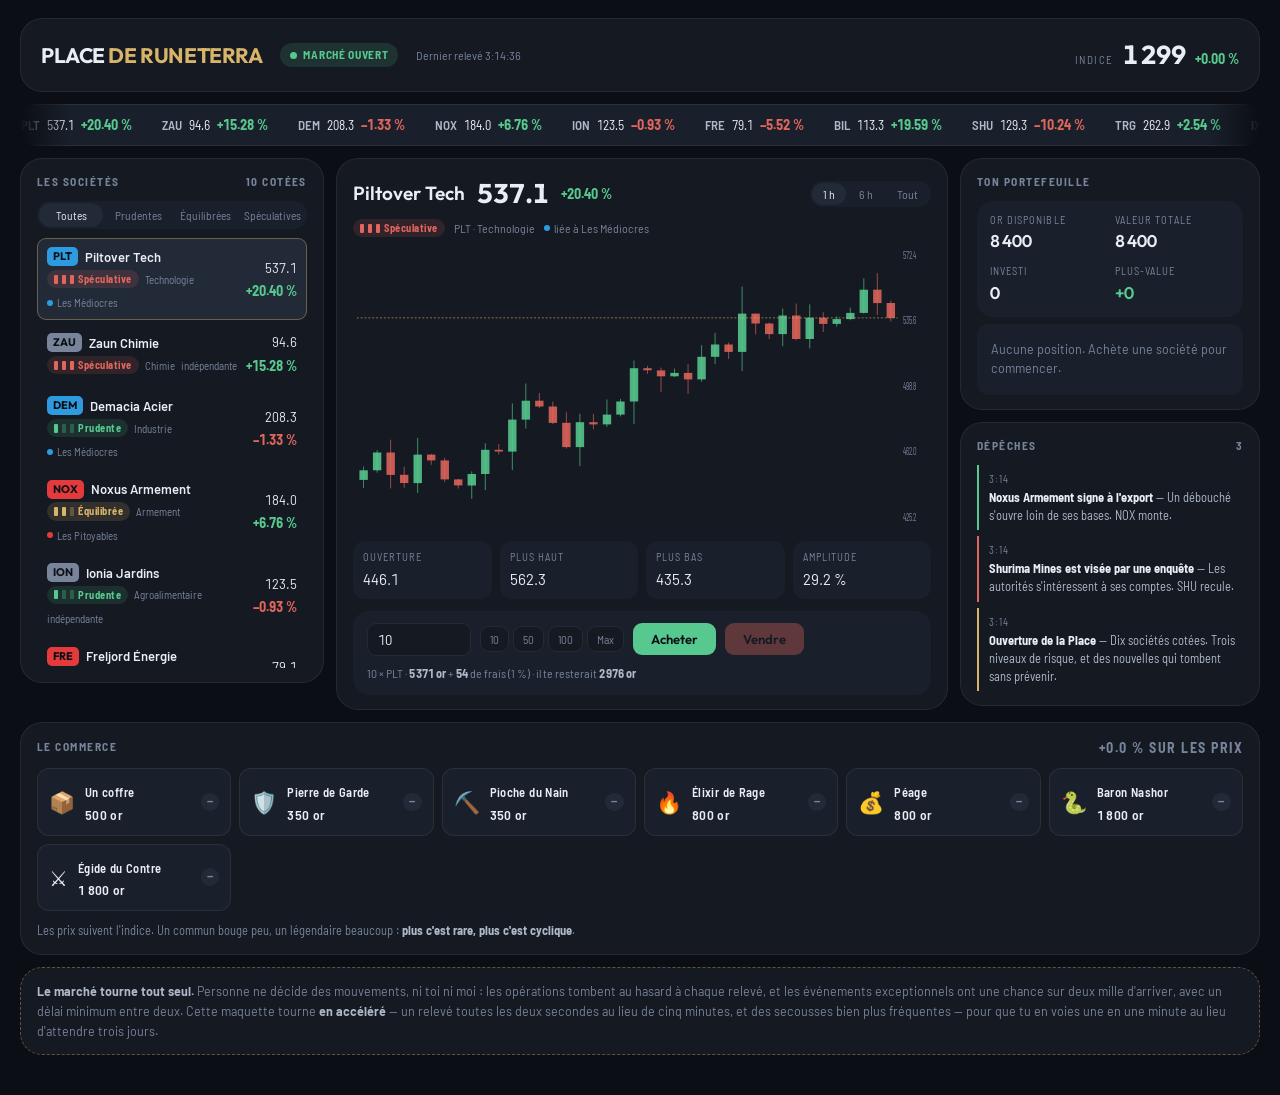
<file: demo-bourse.html>
<!doctype html>
<html lang="fr">
<head>
<meta charset="utf-8">
<meta name="viewport" content="width=device-width, initial-scale=1">
<title>Maquette — la Bourse du challenge</title>
<!--
  =====================================================================
   MAQUETTE. Rien ici ne touche à la base ni au vrai site.

   Dix sociétés cotées, chacune avec son niveau de risque. Les cours
   bougent à chaque relevé ; des opérations de marché tombent sans
   arrêt, et de loin en loin un événement exceptionnel renverse tout.

   PERSONNE NE LES DÉCLENCHE. Ils arrivent tout seuls, y compris pour
   celui qui a écrit le code : la maquette tourne en accéléré pour que
   tu en voies un en une minute au lieu d'attendre trois jours.
  =====================================================================
-->
<link rel="preconnect" href="https://fonts.googleapis.com">
<link rel="preconnect" href="https://fonts.gstatic.com" crossorigin>
<link rel="stylesheet" href="https://fonts.googleapis.com/css2?family=Barlow:wght@400;500;600&family=Barlow+Semi+Condensed:wght@500;600;700&family=Outfit:wght@500;600;700&display=swap">
<link rel="stylesheet" href="styles.css">
<style>
body{padding:0}
.desk{max-width:1340px;margin:0 auto;padding:18px 20px 40px}

.deskhead{
  display:flex;align-items:center;gap:18px;flex-wrap:wrap;
  padding:16px 20px;border-radius:var(--r-xl);
  background:var(--surface);border:1px solid var(--line);margin-bottom:12px;
}
.deskname{font-family:"Outfit",system-ui,sans-serif;font-size:21px;font-weight:700;letter-spacing:-.02em}
.deskname span{color:var(--accent)}
.indice{display:flex;align-items:baseline;gap:9px;margin-left:auto}
.indicelbl{
  font-family:"Barlow Semi Condensed",sans-serif;font-size:11px;letter-spacing:.14em;
  text-transform:uppercase;color:var(--muted);
}
.indiceval{font-family:"Outfit",system-ui,sans-serif;font-size:26px;font-weight:700;font-variant-numeric:tabular-nums}
.pct{font-family:"Barlow Semi Condensed",sans-serif;font-size:14px;font-weight:700;font-variant-numeric:tabular-nums}
.pct.up{color:var(--up)} .pct.down{color:var(--down)} .pct.flat{color:var(--muted)}
.horloge{
  font-family:"Barlow Semi Condensed",sans-serif;font-size:12px;color:var(--muted);
  font-variant-numeric:tabular-nums;
}
.etatmarche{
  display:inline-flex;align-items:center;gap:6px;padding:3px 10px;border-radius:var(--pill);
  background:color-mix(in srgb, var(--up) 14%, transparent);color:var(--up);
  font-family:"Barlow Semi Condensed",sans-serif;font-size:11.5px;font-weight:700;letter-spacing:.06em;
}
.etatmarche.secousse{background:color-mix(in srgb, var(--down) 16%, transparent);color:var(--down)}
.etatmarche i{width:7px;height:7px;border-radius:50%;background:currentColor;animation:bat 1.6s ease-in-out infinite}
@keyframes bat{0%,100%{opacity:1}50%{opacity:.3}}

.tape{
  overflow:hidden;border-radius:var(--r-lg);border:1px solid var(--line);
  background:var(--surface-2);margin-bottom:12px;padding:9px 0;
  -webkit-mask-image:linear-gradient(90deg,transparent,#000 4%,#000 96%,transparent);
  mask-image:linear-gradient(90deg,transparent,#000 4%,#000 96%,transparent);
}
.tapein{display:flex;gap:30px;width:max-content;animation:defile 42s linear infinite}
.tape:hover .tapein{animation-play-state:paused}
@keyframes defile{from{transform:translateX(0)}to{transform:translateX(-50%)}}
.tapeitem{display:flex;align-items:baseline;gap:7px;white-space:nowrap;
  font-family:"Barlow Semi Condensed",sans-serif;font-size:13px}
.tapenom{color:var(--ink-2);font-weight:600}
.tapeval{font-variant-numeric:tabular-nums;color:var(--ink)}

.grille{display:grid;grid-template-columns:304px 1fr 300px;gap:12px;align-items:start}
.carte{background:var(--surface);border:1px solid var(--line);border-radius:var(--r-xl);padding:14px 16px}
.cartetitre{
  font-family:"Barlow Semi Condensed",sans-serif;font-size:11.5px;font-weight:700;
  letter-spacing:.13em;text-transform:uppercase;color:var(--muted);margin:0 0 10px;
  display:flex;align-items:center;justify-content:space-between;gap:8px;
}

/* --- le niveau de risque, lisible d'un coup --- */
.risque{
  display:inline-flex;align-items:center;gap:4px;padding:1px 7px;border-radius:var(--pill);
  font-family:"Barlow Semi Condensed",sans-serif;font-size:10.5px;font-weight:700;letter-spacing:.05em;
}
.risque i{width:4px;height:9px;border-radius:1px;background:currentColor;opacity:.3}
.risque i.on{opacity:1}
.risque.prudente{background:color-mix(in srgb, var(--up) 13%, transparent);color:var(--up)}
.risque.equilibree{background:color-mix(in srgb, var(--accent) 15%, transparent);color:var(--accent)}
.risque.speculative{background:color-mix(in srgb, var(--down) 14%, transparent);color:var(--down)}

.filtres{display:flex;gap:3px;margin-bottom:9px;background:var(--surface-2);padding:2px;border-radius:var(--pill)}
.filtres button{
  flex:1;border:0;background:none;cursor:pointer;padding:5px 4px;border-radius:var(--pill);
  font-family:"Barlow Semi Condensed",sans-serif;font-size:11.5px;color:var(--muted);
}
.filtres button[aria-pressed="true"]{background:var(--surface-3);color:var(--ink)}

.valeurs{display:flex;flex-direction:column;gap:1px;max-height:430px;overflow-y:auto}
.valeur{
  display:grid;grid-template-columns:1fr auto;gap:9px;align-items:center;
  padding:8px 9px;border-radius:var(--r-sm);cursor:pointer;border:1px solid transparent;
}
.valeur:hover{background:var(--surface-2)}
.valeur.on{background:var(--surface-3);border-color:color-mix(in srgb, var(--accent) 40%, transparent)}
.vhaut{display:flex;align-items:center;gap:7px}
.vcode{
  font-family:"Outfit",system-ui,sans-serif;font-size:11px;font-weight:700;color:#0B0E14;
  padding:1px 6px;border-radius:5px;
}
.vnom{font-size:13px;font-weight:600;color:var(--ink);overflow:hidden;text-overflow:ellipsis;white-space:nowrap}
.vsub{
  font-family:"Barlow Semi Condensed",sans-serif;font-size:11px;color:var(--muted);
  margin-top:3px;display:flex;align-items:center;gap:6px;flex-wrap:wrap;
}
.lien{display:inline-flex;align-items:center;gap:4px}
.lien i{width:6px;height:6px;border-radius:50%}
.vdroite{text-align:right}
.vcours{font-size:13px;font-variant-numeric:tabular-nums;color:var(--ink)}

.chartbar{display:flex;align-items:center;gap:12px;flex-wrap:wrap;margin-bottom:4px}
.chartnom{font-family:"Outfit",system-ui,sans-serif;font-size:19px;font-weight:600}
.chartcours{font-family:"Outfit",system-ui,sans-serif;font-size:27px;font-weight:700;font-variant-numeric:tabular-nums}
.chartsub{
  font-family:"Barlow Semi Condensed",sans-serif;font-size:12px;color:var(--muted);
  margin-bottom:8px;display:flex;align-items:center;gap:9px;flex-wrap:wrap;
}
.seg2{display:flex;gap:2px;margin-left:auto;background:var(--surface-2);padding:2px;border-radius:var(--pill)}
.seg2 button{
  border:0;background:none;cursor:pointer;padding:4px 11px;border-radius:var(--pill);
  font-family:"Barlow Semi Condensed",sans-serif;font-size:12px;color:var(--muted);
}
.seg2 button[aria-pressed="true"]{background:var(--surface-3);color:var(--ink)}
#chandelles{display:block;width:100%;height:286px}

.stats{display:grid;grid-template-columns:repeat(4,1fr);gap:8px;margin-top:10px}
.stat{background:var(--surface-2);border-radius:var(--r-md);padding:8px 10px}
.statlbl{font-family:"Barlow Semi Condensed",sans-serif;font-size:10.5px;letter-spacing:.1em;
  text-transform:uppercase;color:var(--muted)}
.statval{font-size:15px;font-variant-numeric:tabular-nums;margin-top:2px;color:var(--ink)}

.ordre{margin-top:12px;background:var(--surface-2);border-radius:var(--r-lg);padding:12px 14px}
.ordrelig{display:flex;gap:9px;align-items:center;flex-wrap:wrap}
.qte{
  width:104px;background:var(--surface);border:1px solid var(--line);color:var(--ink);
  border-radius:var(--r-sm);padding:7px 10px;font-family:inherit;font-size:14px;font-variant-numeric:tabular-nums;
}
.qterap{display:flex;gap:4px}
.qterap button{
  border:1px solid var(--line);background:var(--surface);color:var(--muted);cursor:pointer;
  border-radius:var(--r-sm);padding:5px 9px;font-family:"Barlow Semi Condensed",sans-serif;font-size:11.5px;
}
.qterap button:hover{color:var(--accent);border-color:color-mix(in srgb, var(--accent) 45%, transparent)}
.bachat,.bvente{
  border:0;cursor:pointer;border-radius:var(--r-sm);padding:8px 18px;
  font-family:"Outfit",system-ui,sans-serif;font-size:13px;font-weight:600;color:#0B0E14;
}
.bachat{background:var(--up)} .bvente{background:var(--down)}
.bachat:disabled,.bvente:disabled{opacity:.35;cursor:not-allowed}
.ordrenote{margin-top:8px;font-family:"Barlow Semi Condensed",sans-serif;font-size:12px;color:var(--muted)}
.ordrenote b{color:var(--ink-2);font-variant-numeric:tabular-nums}

.pf{display:flex;flex-direction:column;gap:7px}
.pfhaut{background:var(--surface-2);border-radius:var(--r-lg);padding:11px 13px;
  display:grid;grid-template-columns:1fr 1fr;gap:9px}
.pfval{font-family:"Outfit",system-ui,sans-serif;font-size:17px;font-weight:600;font-variant-numeric:tabular-nums}
.ligne{display:grid;grid-template-columns:auto 1fr auto;gap:8px;align-items:center;
  padding:7px 9px;border-radius:var(--r-sm);background:var(--surface-2)}
.lnom{font-size:12.5px;color:var(--ink)}
.lsub{font-family:"Barlow Semi Condensed",sans-serif;font-size:11px;color:var(--muted)}
.lpl{text-align:right;font-size:12.5px;font-variant-numeric:tabular-nums}

.depeches{display:flex;flex-direction:column;gap:6px;max-height:300px;overflow-y:auto}
.dep{border-left:2px solid var(--line);padding:6px 0 6px 10px;
  font-family:"Barlow Semi Condensed",sans-serif;font-size:12.5px;color:var(--ink-2);line-height:1.45}
.dep b{color:var(--ink)}
.dep.baisse{border-left-color:var(--down)}
.dep.hausse{border-left-color:var(--up)}
.dep.info{border-left-color:var(--accent)}
.dep.majeur{
  border-left-width:3px;background:color-mix(in srgb, var(--down) 7%, transparent);
  border-radius:0 var(--r-sm) var(--r-sm) 0;padding-right:9px;
}
.dep.majeur.hausse{background:color-mix(in srgb, var(--up) 7%, transparent)}
.deph{display:block;font-size:10.5px;letter-spacing:.09em;text-transform:uppercase;
  color:var(--muted);margin-bottom:2px}

.note{
  margin-top:12px;background:var(--surface);border:1px dashed color-mix(in srgb, var(--accent) 38%, transparent);
  border-radius:var(--r-xl);padding:13px 16px;font-size:12.5px;color:var(--muted);line-height:1.6;
}
.note b{color:var(--ink-2)}

/* --- le commerce indexé sur la bourse --- */
.objets{display:grid;grid-template-columns:repeat(auto-fit,minmax(176px,1fr));gap:8px}
.objet{
  display:flex;align-items:center;gap:10px;padding:9px 11px;
  background:var(--surface-2);border:1px solid var(--line);border-radius:var(--r-md);
}
.objico{font-size:21px;line-height:1;flex:none}
.objtxt{min-width:0;flex:1}
.objnom{font-size:12.5px;font-weight:600;color:var(--ink);white-space:nowrap;overflow:hidden;text-overflow:ellipsis}
.objprix{display:flex;align-items:baseline;gap:6px;margin-top:2px}
.objbase{
  font-family:"Barlow Semi Condensed",sans-serif;font-size:11px;color:var(--muted);
  text-decoration:line-through;
}
.objnow{font-size:13.5px;font-weight:600;font-variant-numeric:tabular-nums}
.objbadge{
  font-family:"Barlow Semi Condensed",sans-serif;font-size:10px;font-weight:700;
  letter-spacing:.06em;padding:1px 6px;border-radius:var(--pill);flex:none;
}
.objbadge.bas{background:color-mix(in srgb, var(--up) 15%, transparent);color:var(--up)}
.objbadge.haut{background:color-mix(in srgb, var(--down) 15%, transparent);color:var(--down)}
.objbadge.plat{background:var(--surface-3);color:var(--muted)}
.commnote{
  margin:10px 0 0;font-family:"Barlow Semi Condensed",sans-serif;font-size:12.5px;
  color:var(--muted);line-height:1.55;
}
.commnote b{color:var(--ink-2)}

@media (max-width:1180px){ .grille{grid-template-columns:1fr} }
</style>
</head>
<body>

<div class="desk">

  <div class="deskhead">
    <div class="deskname">PLACE <span>DE RUNETERRA</span></div>
    <span class="etatmarche" id="etat"><i></i>MARCHÉ OUVERT</span>
    <span class="horloge" id="horloge">—</span>
    <div class="indice">
      <span class="indicelbl">Indice</span>
      <span class="indiceval" id="indiceVal">—</span>
      <span class="pct" id="indicePct">—</span>
    </div>
  </div>

  <div class="tape"><div class="tapein" id="tape"></div></div>

  <div class="grille">

    <div class="carte">
      <h3 class="cartetitre">Les sociétés <span id="nbValeurs"></span></h3>
      <div class="filtres" role="group">
        <button type="button" data-f="tout" aria-pressed="true">Toutes</button>
        <button type="button" data-f="prudente" aria-pressed="false">Prudentes</button>
        <button type="button" data-f="equilibree" aria-pressed="false">Équilibrées</button>
        <button type="button" data-f="speculative" aria-pressed="false">Spéculatives</button>
      </div>
      <div class="valeurs" id="valeurs"></div>
    </div>

    <div class="carte">
      <div class="chartbar">
        <span class="chartnom" id="chartNom">—</span>
        <span class="chartcours" id="chartCours">—</span>
        <span class="pct" id="chartPct">—</span>
        <div class="seg2" role="group">
          <button type="button" data-vue="40" aria-pressed="true">1 h</button>
          <button type="button" data-vue="90" aria-pressed="false">6 h</button>
          <button type="button" data-vue="200" aria-pressed="false">Tout</button>
        </div>
      </div>
      <div class="chartsub" id="chartSub">—</div>

      <svg id="chandelles" viewBox="0 0 900 286" preserveAspectRatio="none" aria-label="Cours de la valeur"></svg>

      <div class="stats">
        <div class="stat"><div class="statlbl">Ouverture</div><div class="statval" id="sOuv">—</div></div>
        <div class="stat"><div class="statlbl">Plus haut</div><div class="statval" id="sHaut">—</div></div>
        <div class="stat"><div class="statlbl">Plus bas</div><div class="statval" id="sBas">—</div></div>
        <div class="stat"><div class="statlbl">Amplitude</div><div class="statval" id="sAmp">—</div></div>
      </div>

      <div class="ordre">
        <div class="ordrelig">
          <input class="qte" id="qte" type="number" min="1" step="1" value="10" aria-label="Quantité">
          <div class="qterap">
            <button type="button" data-q="10">10</button>
            <button type="button" data-q="50">50</button>
            <button type="button" data-q="100">100</button>
            <button type="button" data-q="max">Max</button>
          </div>
          <button type="button" class="bachat" id="bAchat">Acheter</button>
          <button type="button" class="bvente" id="bVente">Vendre</button>
        </div>
        <div class="ordrenote" id="ordreNote">—</div>
      </div>
    </div>

    <div>
      <div class="carte" style="margin-bottom:12px">
        <h3 class="cartetitre">Ton portefeuille</h3>
        <div class="pf">
          <div class="pfhaut">
            <div><div class="statlbl">Or disponible</div><div class="pfval" id="pfOr">—</div></div>
            <div><div class="statlbl">Valeur totale</div><div class="pfval" id="pfTotal">—</div></div>
            <div><div class="statlbl">Investi</div><div class="pfval" id="pfInv">—</div></div>
            <div><div class="statlbl">Plus-value</div><div class="pfval" id="pfPl">—</div></div>
          </div>
          <div id="positions"></div>
        </div>
      </div>

      <div class="carte">
        <h3 class="cartetitre">Dépêches <span id="nbDep"></span></h3>
        <div class="depeches" id="depeches"></div>
      </div>
    </div>
  </div>

  <!-- ---------------- le commerce indexé ---------------- -->
  <div class="carte commerce" style="margin-top:12px">
    <h3 class="cartetitre">
      Le Commerce <span id="indicePrix"></span>
    </h3>
    <div class="objets" id="objets"></div>
    <p class="commnote" id="commNote">—</p>
  </div>

  <div class="note">
    <b>Le marché tourne tout seul.</b> Personne ne décide des mouvements, ni toi ni moi :
    les opérations tombent au hasard à chaque relevé, et les événements exceptionnels ont
    une chance sur deux mille d'arriver, avec un délai minimum entre deux.
    Cette maquette tourne <b>en accéléré</b> — un relevé toutes les deux secondes au lieu de
    cinq minutes, et des secousses bien plus fréquentes — pour que tu en voies une en une
    minute au lieu d'attendre trois jours.
  </div>
</div>

<script>
/* ===================================================================
   SIMULATION — tout est faux, rien n'est enregistré.
=================================================================== */

/* Les sociétés cotées. Le NIVEAU DE RISQUE est le cœur du choix : une
   prudente rapporte peu et ne fait pas peur, une spéculative peut
   doubler ou s'effondrer. Il multiplie toute la volatilité, y compris
   celle des secousses — un krach ne fait pas le même mal partout.

   Le LIEN rattache certaines sociétés à une équipe du challenge : leur
   cours suit alors les LP de cette équipe. Les indépendantes ne
   dépendent que du marché. */
const RISQUES = {
  prudente:    { vol:0.40, barres:1, nom:"Prudente" },
  equilibree:  { vol:1.00, barres:2, nom:"Équilibrée" },
  speculative: { vol:2.20, barres:3, nom:"Spéculative" }
};

const SOCIETES = [
  { code:"PLT", nom:"Piltover Tech",        secteur:"Technologie",  risque:"speculative", lien:"a",  base:184 },
  { code:"ZAU", nom:"Zaun Chimie",          secteur:"Chimie",       risque:"speculative", lien:null, base:96  },
  { code:"DEM", nom:"Demacia Acier",        secteur:"Industrie",    risque:"prudente",    lien:"a",  base:212 },
  { code:"NOX", nom:"Noxus Armement",       secteur:"Armement",     risque:"equilibree",  lien:"b",  base:158 },
  { code:"ION", nom:"Ionia Jardins",        secteur:"Agroalimentaire", risque:"prudente", lien:null, base:134 },
  { code:"FRE", nom:"Freljord Énergie",     secteur:"Énergie",      risque:"equilibree",  lien:"b",  base:121 },
  { code:"BIL", nom:"Bilgewater Fret",      secteur:"Transport",    risque:"speculative", lien:null, base:78  },
  { code:"SHU", nom:"Shurima Mines",        secteur:"Minier",       risque:"equilibree",  lien:"a",  base:167 },
  { code:"TRG", nom:"Targon Observatoire",  secteur:"Recherche",    risque:"prudente",    lien:null, base:243 },
  { code:"IXT", nom:"Ixtal Botanique",      secteur:"Pharmacie",    risque:"equilibree",  lien:"b",  base:109 }
];

const COULEUR = { a:"#2E9BE0", b:"#E33B3B" };
const EQUIPE  = { a:"Les Médiocres", b:"Les Pitoyables" };
const N_HISTO = 200;

/* Rythme de la maquette. En vrai : un relevé toutes les 5 minutes,
   P_OPERATION autour de 0,30 et P_EXCEPTIONNEL à 1/2000. */
const MS_TICK        = 2000;
const P_OPERATION    = 0.42;    // une dépêche ordinaire, très souvent
const P_EXCEPTIONNEL = 0.022;   // une secousse majeure, rarement
const REPOS_MIN      = 14;      // ticks d'accalmie imposés entre deux

let argent = 8400;
const sac = {};
let selection = "PLT";
let fenetre = 40;
let filtre = "tout";
/* 1 % à l'achat comme à la vente. Assez bas pour qu'on ose entrer,
   assez haut pour que l'aller-retour permanent ne rapporte rien : à 2 %
   le tour, il faut viser plus que le bruit du marché. C'est aussi un
   robinet qui vide un peu d'or du challenge à chaque ordre. */
const FRAIS = 0.01;

let secousse = null;            // l'événement majeur en cours
let reposRestant = 0;

const alea = (a, b) => a + Math.random() * (b - a);
const pioche = t => t[Math.floor(Math.random() * t.length)];
const orFr = n => Math.round(n).toLocaleString("fr-FR").replace(/ /g, " ");
const pctFr = p => (p >= 0 ? "+" : "−") + Math.abs(p).toFixed(2) + " %";

/* La forme des deux équipes. Dans la vraie version, ces deux nombres
   viendront des LP relevés chez Riot ; ici ils dérivent tout seuls. */
const forme = { a: 0, b: 0 };

let humeurMarche = 0;

function bougieSuivante(v){
  const der = v.histo[v.histo.length - 1];
  const ouv = der ? der.c : v.base;
  const vol = RISQUES[v.risque].vol;

  const duJoueur  = v.lien ? forme[v.lien] * 0.9 : 0;   // la part « joueurs »
  const duMarche  = humeurMarche;                        // la part « non joueurs »
  const bruit     = alea(-0.013, 0.013);
  const propre    = v.derive;
  const choc      = secousse ? secousse.force(v) : 0;

  const rendement = (duJoueur + duMarche + bruit + propre) * vol + choc;
  const clot = Math.max(4, ouv * (1 + rendement));
  const amp = Math.abs(ouv - clot) + ouv * alea(0.002, 0.011) * vol;
  return {
    o: ouv, c: clot,
    h: Math.max(ouv, clot) + amp * alea(0, .6),
    b: Math.max(2, Math.min(ouv, clot) - amp * alea(0, .6))
  };
}

SOCIETES.forEach(v => {
  v.derive = alea(-0.002, 0.003);
  v.histo = [];
  for(let i = 0; i < N_HISTO; i++){
    humeurMarche = alea(-0.006, 0.006);
    v.histo.push(bougieSuivante(v));
  }
});

const cours = v => v.histo[v.histo.length - 1].c;
const veille = v => v.histo[Math.max(0, v.histo.length - 41)].c;
const variation = v => (cours(v) / veille(v) - 1) * 100;
const indice = () => SOCIETES.reduce((a, v) => a + cours(v), 0) / SOCIETES.length * 7.1;
const indiceVeille = indice();

/* ---------------- les dépêches ---------------- */
const depeches = [];
function depeche(genre, titre, texte, majeur){
  const d = new Date();
  depeches.unshift({ genre, titre, texte, majeur,
    h: d.getHours() + ":" + String(d.getMinutes()).padStart(2, "0") });
  if(depeches.length > 60) depeches.pop();
}

/* Les opérations ordinaires : du bruit raconté. Elles touchent une
   société, parfois deux, et ne durent qu'un relevé ou deux. C'est ce
   qui fait qu'il se passe TOUJOURS quelque chose. */
const OPERATIONS = [
  { h:1, t:"décroche un contrat",        d:"Le carnet de commandes se remplit pour le trimestre." },
  { h:1, t:"publie de bons résultats",   d:"Les marges dépassent ce que le marché attendait." },
  { h:1, t:"ouvre une nouvelle usine",   d:"La production doit doubler d'ici la fin du challenge." },
  { h:1, t:"rachète un concurrent",      d:"L'opération est financée sans dette nouvelle." },
  { h:0, t:"rappelle un lot défectueux", d:"La direction parle d'un incident isolé. Le marché doute." },
  { h:0, t:"perd un marché important",   d:"Le concurrent a cassé les prix. La note est salée." },
  { h:0, t:"voit son directeur démissionner", d:"Aucun remplaçant n'est annoncé." },
  { h:0, t:"reporte ses livraisons",     d:"Un fournisseur fait défaut, la chaîne est à l'arrêt." },
  { h:1, t:"signe à l'export",           d:"Un débouché s'ouvre loin de ses bases." },
  { h:0, t:"est visée par une enquête",  d:"Les autorités s'intéressent à ses comptes." }
];

function operation(){
  const v = pioche(SOCIETES);
  const o = pioche(OPERATIONS);
  const force = alea(0.005, 0.018) * RISQUES[v.risque].vol;
  v.derive += o.h ? force : -force;
  // Bornée : sans plafond, deux bonnes nouvelles d'affilée lançaient la
  // valeur dans une spirale dont elle ne redescendait plus.
  v.derive = Math.max(-0.03, Math.min(0.03, v.derive));
  depeche(o.h ? "hausse" : "baisse", v.nom + " " + o.t, o.d + " " + v.code
    + (o.h ? " monte." : " recule."));
}

/* Les événements exceptionnels. Rares, non annoncés, et d'autant plus
   violents que la société est spéculative : c'est là que le choix du
   risque se paie ou se récompense. */
const MAJEURS = [
  { g:"baisse", titre:"Krach sur la Place",
    texte:"Les ventes s'enchaînent sur toutes les valeurs. Les spéculatives dévissent deux fois plus vite.",
    duree:9,  force:v => alea(-0.075, -0.03) * RISQUES[v.risque].vol },
  { g:"hausse", titre:"Euphorie générale",
    texte:"L'indice s'envole. Personne ne sait vraiment dire pourquoi, et tout le monde achète.",
    duree:7,  force:v => alea(0.025, 0.065) * RISQUES[v.risque].vol },
  { g:"baisse", titre:"Crise de l'énergie",
    texte:"L'industrie et les transports encaissent. Les valeurs de recherche résistent.",
    duree:8,  force:v => (["Industrie","Transport","Énergie","Minier"].indexOf(v.secteur) >= 0
                          ? alea(-0.08, -0.035) : alea(-0.01, 0.012)) * RISQUES[v.risque].vol },
  { g:"hausse", titre:"Ruée sur la technologie",
    texte:"Les capitaux se déversent sur la tech et la chimie. Le reste stagne.",
    duree:7,  force:v => (["Technologie","Chimie","Pharmacie"].indexOf(v.secteur) >= 0
                          ? alea(0.05, 0.11) : alea(-0.008, 0.008)) * RISQUES[v.risque].vol },
  { g:"baisse", titre:"Défaut d'un grand créancier",
    texte:"La défiance gagne les sociétés endettées. Les prudentes servent de refuge.",
    duree:8,  force:v => (v.risque === "prudente" ? alea(0, 0.02) : alea(-0.07, -0.025))
                         * (v.risque === "prudente" ? 1 : RISQUES[v.risque].vol) }
];

function declencherMajeur(){
  const m = pioche(MAJEURS);
  secousse = { reste: m.duree, force: m.force, genre: m.g };
  depeche(m.g, m.titre, m.texte, true);
}

/* ---------------- le temps qui passe ---------------- */
function tick(){
  humeurMarche = alea(-0.007, 0.007);

  // La forme des équipes dérive doucement : elle fera bouger les
  // sociétés qui leur sont liées.
  ["a","b"].forEach(t => {
    forme[t] += alea(-0.004, 0.004);
    forme[t] = Math.max(-0.02, Math.min(0.02, forme[t]));
  });

  SOCIETES.forEach(v => {
    v.histo.push(bougieSuivante(v));
    if(v.histo.length > 400) v.histo.shift();
    v.derive *= 0.74;                       // une opération s'épuise vite
    if(Math.random() < .05) v.derive += alea(-0.003, 0.003);
  });

  if(secousse && --secousse.reste <= 0){
    secousse = null;
    reposRestant = REPOS_MIN;
    depeche("info", "Le marché se stabilise", "Les cours reprennent leur rythme ordinaire.");
  }
  if(reposRestant > 0) reposRestant--;

  if(Math.random() < P_OPERATION) operation();
  if(!secousse && !reposRestant && Math.random() < P_EXCEPTIONNEL) declencherMajeur();

  rendreTout();
}

/* ===================================================================
   AFFICHAGE
=================================================================== */
const $ = s => document.querySelector(s);
const soc = c => SOCIETES.find(x => x.code === c);

function badgeRisque(r){
  const R = RISQUES[r];
  let b = "";
  for(let i = 1; i <= 3; i++) b += '<i class="' + (i <= R.barres ? "on" : "") + '"></i>';
  return '<span class="risque ' + r + '">' + b + R.nom + '</span>';
}

function rendreTape(){
  const un = v => '<span class="tapeitem"><span class="tapenom">' + v.code + '</span>'
    + '<span class="tapeval">' + cours(v).toFixed(1) + '</span>'
    + '<span class="pct ' + (variation(v) >= 0 ? "up" : "down") + '">' + pctFr(variation(v)) + '</span></span>';
  $("#tape").innerHTML = SOCIETES.map(un).join("") + SOCIETES.map(un).join("");
}

function rendreValeurs(){
  const liste = SOCIETES.filter(v => filtre === "tout" || v.risque === filtre);
  $("#nbValeurs").textContent = liste.length + " cotées";
  $("#valeurs").innerHTML = liste.map(v => {
    const p = variation(v), pos = sac[v.code];
    return '<div class="valeur' + (v.code === selection ? " on" : "") + '" data-code="' + v.code + '">'
      + '<span><span class="vhaut">'
        + '<span class="vcode" style="background:' + (v.lien ? COULEUR[v.lien] : "#77849A") + '">' + v.code + '</span>'
        + '<span class="vnom">' + v.nom + '</span></span>'
        + '<span class="vsub">' + badgeRisque(v.risque)
          + '<span>' + v.secteur + '</span>'
          + (v.lien ? '<span class="lien"><i style="background:' + COULEUR[v.lien] + '"></i>'
                      + EQUIPE[v.lien] + '</span>' : '<span>indépendante</span>')
          + (pos ? '<span style="color:var(--accent)">' + pos.nb + ' en poche</span>' : '')
        + '</span></span>'
      + '<span class="vdroite"><span class="vcours">' + cours(v).toFixed(1) + '</span><br>'
        + '<span class="pct ' + (p >= 0 ? "up" : "down") + '">' + pctFr(p) + '</span></span>'
      + '</div>';
  }).join("");
  $("#valeurs").querySelectorAll("[data-code]").forEach(e =>
    e.addEventListener("click", () => { selection = e.dataset.code; rendreTout(); }));
}

function rendreChandelles(){
  const v = soc(selection);
  const h = v.histo.slice(-fenetre);
  const W = 900, H = 286, PL = 6, PR = 52, PT = 10, PB = 14;
  const hi = Math.max.apply(null, h.map(c => c.h));
  const lo = Math.min.apply(null, h.map(c => c.b));
  const pad = (hi - lo) * .08 || 1;
  const Y = p => PT + (1 - (p - (lo - pad)) / ((hi + pad) - (lo - pad))) * (H - PT - PB);
  const pas = (W - PL - PR) / h.length;
  const larg = Math.max(1.5, pas * .62);

  let out = "";
  for(let i = 0; i <= 4; i++){
    const p = (lo - pad) + ((hi + pad) - (lo - pad)) * i / 4, y = Y(p);
    out += '<line x1="' + PL + '" y1="' + y.toFixed(1) + '" x2="' + (W - PR) + '" y2="' + y.toFixed(1)
        +  '" stroke="var(--line-soft)" stroke-width="1" opacity=".55"/>'
        +  '<text x="' + (W - PR + 8) + '" y="' + (y + 4).toFixed(1) + '" fill="var(--muted)"'
        +  ' font-family="Barlow Semi Condensed" font-size="11">' + p.toFixed(1) + '</text>';
  }
  h.forEach((c, i) => {
    const x = PL + i * pas + pas / 2;
    const col = c.c >= c.o ? "var(--up)" : "var(--down)";
    out += '<line x1="' + x.toFixed(1) + '" y1="' + Y(c.h).toFixed(1)
        +  '" x2="' + x.toFixed(1) + '" y2="' + Y(c.b).toFixed(1)
        +  '" stroke="' + col + '" stroke-width="1" opacity=".8"/>'
        +  '<rect x="' + (x - larg / 2).toFixed(1) + '" y="' + Math.min(Y(c.o), Y(c.c)).toFixed(1)
        +  '" width="' + larg.toFixed(1) + '" height="' + Math.max(1.2, Math.abs(Y(c.o) - Y(c.c))).toFixed(1)
        +  '" fill="' + col + '" opacity=".88"/>';
  });
  const der = h[h.length - 1];
  out += '<line x1="' + PL + '" y1="' + Y(der.c).toFixed(1) + '" x2="' + (W - PR) + '" y2="' + Y(der.c).toFixed(1)
      +  '" stroke="var(--accent)" stroke-width="1" stroke-dasharray="3 3" opacity=".75"/>';
  $("#chandelles").innerHTML = out;

  const p = variation(v);
  $("#chartNom").textContent = v.nom;
  $("#chartCours").textContent = cours(v).toFixed(1);
  $("#chartPct").className = "pct " + (p >= 0 ? "up" : "down");
  $("#chartPct").textContent = pctFr(p);
  $("#chartSub").innerHTML = badgeRisque(v.risque)
    + '<span>' + v.code + ' · ' + v.secteur + '</span>'
    + (v.lien ? '<span class="lien"><i style="background:' + COULEUR[v.lien] + '"></i>'
                + 'liée à ' + EQUIPE[v.lien] + '</span>'
              : '<span>indépendante du challenge</span>');
  $("#sOuv").textContent  = h[0].o.toFixed(1);
  $("#sHaut").textContent = hi.toFixed(1);
  $("#sBas").textContent  = lo.toFixed(1);
  $("#sAmp").textContent  = ((hi / lo - 1) * 100).toFixed(1) + " %";
}

function rendrePortefeuille(){
  let valeur = 0, investi = 0;
  const lignes = Object.keys(sac).map(code => {
    const v = soc(code), pos = sac[code];
    const val = pos.nb * cours(v), inv = pos.nb * pos.pru;
    valeur += val; investi += inv;
    const pl = val - inv, plp = inv ? (val / inv - 1) * 100 : 0;
    return '<div class="ligne">'
      + '<span class="vcode" style="background:' + (v.lien ? COULEUR[v.lien] : "#77849A") + '">' + v.code + '</span>'
      + '<span><span class="lnom">' + pos.nb + ' × ' + v.nom + '</span><br>'
        + '<span class="lsub">PRU ' + pos.pru.toFixed(1) + ' · vaut ' + orFr(val) + ' or</span></span>'
      + '<span class="lpl pct ' + (pl >= 0 ? "up" : "down") + '">' + (pl >= 0 ? "+" : "−")
        + orFr(Math.abs(pl)) + '<br><span style="font-size:11px">' + pctFr(plp) + '</span></span>'
      + '</div>';
  });
  $("#positions").innerHTML = lignes.length ? lignes.join("")
    : '<div class="empty" style="font-size:12.5px">Aucune position. Achète une société pour commencer.</div>';

  const pl = valeur - investi;
  $("#pfOr").textContent = orFr(argent);
  $("#pfTotal").textContent = orFr(argent + valeur);
  $("#pfInv").textContent = orFr(investi);
  $("#pfPl").textContent = (pl >= 0 ? "+" : "−") + orFr(Math.abs(pl));
  $("#pfPl").style.color = pl >= 0 ? "var(--up)" : "var(--down)";
}

function rendreDepeches(){
  $("#nbDep").textContent = depeches.length;
  $("#depeches").innerHTML = depeches.length ? depeches.map(d =>
    '<div class="dep ' + d.genre + (d.majeur ? " majeur" : "") + '">'
    + '<span class="deph">' + d.h + (d.majeur ? " · exceptionnel" : "") + '</span>'
    + '<b>' + d.titre + '</b> — ' + d.texte + '</div>').join("")
    : '<div class="empty" style="font-size:12.5px">Rien à signaler.</div>';
}

function rendreOrdre(){
  const v = soc(selection);
  const q = Math.max(0, parseInt($("#qte").value, 10) || 0);
  const cout = q * cours(v), frais = cout * FRAIS;
  const pos = sac[selection];

  $("#bAchat").disabled = !q || cout + frais > argent;
  $("#bVente").disabled = !q || !pos || pos.nb < q;
  $("#ordreNote").innerHTML = q + ' × ' + v.code + ' · <b>' + orFr(cout)
    + ' or</b> + <b>' + orFr(frais) + '</b> de frais (1 %)'
    + ' · il te resterait <b>' + orFr(argent - cout - frais) + ' or</b>'
    + (pos ? ' · tu en as déjà <b>' + pos.nb + '</b>' : '');
}

function rendreIndice(){
  const i = indice(), p = (i / indiceVeille - 1) * 100;
  $("#indiceVal").textContent = orFr(i);
  $("#indicePct").className = "pct " + (p >= 0 ? "up" : "down");
  $("#indicePct").textContent = pctFr(p);
  const e = $("#etat");
  e.className = "etatmarche" + (secousse ? " secousse" : "");
  e.innerHTML = '<i></i>' + (secousse
    ? (secousse.genre === "baisse" ? "SECOUSSE EN COURS" : "EMBALLEMENT EN COURS")
    : "MARCHÉ OUVERT");
  const d = new Date();
  $("#horloge").textContent = "Dernier relevé " + d.getHours() + ":"
    + String(d.getMinutes()).padStart(2, "0") + ":" + String(d.getSeconds()).padStart(2, "0");
}

function rendreTout(){
  rendreTape(); rendreValeurs(); rendreChandelles();
  rendrePortefeuille(); rendreOrdre(); rendreIndice(); rendreDepeches();
  rendreCommerce();
}

/* ===================================================================
   LE COMMERCE INDEXÉ SUR LA BOURSE

   L'indice EST l'économie du challenge. Quand il monte, tout coûte plus
   cher ; quand il s'effondre, les rayons passent en solde. Un krach
   ruine les portefeuilles mais ouvre une fenêtre d'achat — c'est ce qui
   donne une raison de garder de l'or de côté au lieu de tout investir.

   La sensibilité varie avec la rareté : un objet commun est une denrée
   de base, un légendaire est un produit de luxe, et le luxe suit les
   humeurs du marché bien plus fort.
=================================================================== */
const SENSIBILITE = { commun:0.6, coffre:0.8, rare:1.0, legendaire:1.5 };
const PLANCHER = 0.55, PLAFOND = 1.60;

const OBJETS = [
  { ico:"\u{1F4E6}", nom:"Un coffre",        rarete:"coffre",     base:500  },
  { ico:"\u{1F6E1}\uFE0F", nom:"Pierre de Garde", rarete:"commun", base:350 },
  { ico:"\u26CF\uFE0F", nom:"Pioche du Nain", rarete:"commun",   base:350  },
  { ico:"\u{1F525}", nom:"\u00c9lixir de Rage", rarete:"rare",   base:800  },
  { ico:"\u{1F4B0}", nom:"P\u00e9age",       rarete:"rare",       base:800  },
  { ico:"\u{1F40D}", nom:"Baron Nashor",      rarete:"legendaire", base:1800 },
  { ico:"\u2694\uFE0F", nom:"\u00c9gide du Contre", rarete:"legendaire", base:1800 }
];

// Le coefficient de prix, borné : même un krach historique ne brade pas
// tout, et une bulle ne rend pas la boutique inaccessible.
function coefPrix(rarete){
  const brut = indice() / indiceVeille;
  const k = SENSIBILITE[rarete] || 1;
  return Math.max(PLANCHER, Math.min(PLAFOND, 1 + (brut - 1) * k));
}
// Arrondi à cinq : un prix à 1 % près serait illisible.
const prixObjet = o => Math.round(o.base * coefPrix(o.rarete) / 5) * 5;

function rendreCommerce(){
  const moyen = OBJETS.reduce((a, o) => a + prixObjet(o) / o.base, 0) / OBJETS.length;
  const p = (moyen - 1) * 100;
  $("#indicePrix").innerHTML = '<span class="pct ' + (p > 1 ? "down" : p < -1 ? "up" : "flat") + '">'
    + (p >= 0 ? "+" : "\u2212") + Math.abs(p).toFixed(1) + ' % sur les prix</span>';

  $("#objets").innerHTML = OBJETS.map(o => {
    const prix = prixObjet(o), d = (prix / o.base - 1) * 100;
    const classe = d < -1.5 ? "bas" : d > 1.5 ? "haut" : "plat";
    return '<div class="objet">'
      + '<span class="objico">' + o.ico + '</span>'
      + '<span class="objtxt"><span class="objnom">' + o.nom + '</span>'
        + '<span class="objprix">'
          + (Math.abs(d) > 1.5 ? '<span class="objbase">' + orFr(o.base) + '</span>' : '')
          + '<span class="objnow" style="color:' + (d < -1.5 ? "var(--up)" : d > 1.5 ? "var(--down)" : "var(--ink)")
          + '">' + orFr(prix) + ' or</span></span></span>'
      + '<span class="objbadge ' + classe + '">'
        + (classe === "bas" ? "SOLDE" : classe === "haut" ? "+" + d.toFixed(0) + " %" : "\u2014")
      + '</span></div>';
  }).join("");

  $("#commNote").innerHTML = p < -4
    ? "L'indice a chut\u00e9 : <b>les rayons sont en solde</b>. C'est le moment d'acheter \u2014 "
      + "\u00e0 condition d'avoir gard\u00e9 de l'or au lieu de tout mettre en bourse."
    : p > 4
      ? "L'indice s'envole : <b>tout co\u00fbte plus cher</b>. Les l\u00e9gendaires souffrent le plus, "
        + "le luxe suit les humeurs du march\u00e9."
      : "Les prix suivent l'indice. Un commun bouge peu, un l\u00e9gendaire beaucoup : "
        + "<b>plus c'est rare, plus c'est cyclique</b>.";
}

/* ---------------- les ordres ---------------- */
function acheter(){
  const v = soc(selection), q = parseInt($("#qte").value, 10) || 0;
  const cout = q * cours(v), frais = cout * FRAIS;
  if(!q || cout + frais > argent) return;
  argent -= cout + frais;
  const pos = sac[selection] || { nb:0, pru:0 };
  pos.pru = (pos.pru * pos.nb + cout) / (pos.nb + q);
  pos.nb += q;
  sac[selection] = pos;
  depeche("info", "Ordre exécuté", "Achat de " + q + " × " + v.code + " à " + cours(v).toFixed(1) + ".");
  rendreTout();
}
function vendre(){
  const v = soc(selection), q = parseInt($("#qte").value, 10) || 0;
  const pos = sac[selection];
  if(!q || !pos || pos.nb < q) return;
  const brut = q * cours(v);
  argent += brut - brut * FRAIS;
  pos.nb -= q;
  if(!pos.nb) delete sac[selection];
  depeche("info", "Ordre exécuté", "Vente de " + q + " × " + v.code + " à " + cours(v).toFixed(1) + ".");
  rendreTout();
}

/* ---------------- branchements ---------------- */
$("#bAchat").addEventListener("click", acheter);
$("#bVente").addEventListener("click", vendre);
$("#qte").addEventListener("input", rendreOrdre);
document.querySelectorAll(".qterap button").forEach(b => b.addEventListener("click", () => {
  const v = soc(selection);
  $("#qte").value = b.dataset.q === "max"
    ? Math.floor(argent / (cours(v) * (1 + FRAIS))) : b.dataset.q;
  rendreOrdre();
}));
document.querySelectorAll(".seg2 button").forEach(b => b.addEventListener("click", () => {
  document.querySelectorAll(".seg2 button").forEach(x => x.setAttribute("aria-pressed", "false"));
  b.setAttribute("aria-pressed", "true");
  fenetre = +b.dataset.vue;
  rendreChandelles();
}));
document.querySelectorAll(".filtres button").forEach(b => b.addEventListener("click", () => {
  document.querySelectorAll(".filtres button").forEach(x => x.setAttribute("aria-pressed", "false"));
  b.setAttribute("aria-pressed", "true");
  filtre = b.dataset.f;
  rendreValeurs();
}));

depeche("info", "Ouverture de la Place",
  "Dix sociétés cotées. Trois niveaux de risque, et des nouvelles qui tombent sans prévenir.");
operation(); operation();
rendreTout();
setInterval(tick, MS_TICK);
</script>
</body>
</html>
</file>
<file: styles.css>
/* =====================================================================
   Thème sombre assumé, formes arrondies.
   Pas de variante claire : chaque couleur est peinte explicitement.
===================================================================== */
:root{
  --bg:#0B0E14;
  --surface:#141922;
  --surface-2:#1A202B;
  --surface-3:#222A38;
  --line:rgba(255,255,255,.07);
  --line-2:rgba(255,255,255,.04);
  --ink:#E9EDF4;
  --ink-2:#AEB8C8;
  --muted:#77849A;

  /* Couleurs des nexus de League of Legends */
  --team-a:#2E9BE0;        /* nexus bleu  */
  --team-a-dim:#164F73;
  --team-b:#E33B3B;        /* nexus rouge */
  --team-b-dim:#7A1D1D;
  --accent:#D8B36A;
  --up:#57C98E;
  --down:#E0655C;
  --discord:#5865F2;
  --gold:#D4AF37;

  --r-xl:22px;
  --r-lg:16px;
  --r-md:12px;
  --r-sm:9px;
  --pill:999px;

  --lift:0 1px 0 rgba(255,255,255,.03), 0 14px 34px rgba(0,0,0,.42);
  --lift-sm:0 6px 18px rgba(0,0,0,.32);

  color-scheme:dark;
}

*{box-sizing:border-box}
html,body{margin:0}
body{
  background:var(--bg);
  color:var(--ink);
  font-family:"Barlow",system-ui,-apple-system,"Segoe UI",sans-serif;
  font-size:15px;
  line-height:1.55;
  -webkit-font-smoothing:antialiased;
}
.wrap{max-width:1120px;margin:0 auto;padding:0 20px 80px;display:flex;flex-direction:column;gap:26px}
.lbl{font-family:"Barlow Semi Condensed",sans-serif;text-transform:uppercase;letter-spacing:.13em;font-weight:600;font-size:11.5px;color:var(--muted)}
.num{font-variant-numeric:tabular-nums;font-feature-settings:"tnum" 1}
[hidden]{display:none!important}
a{color:inherit}

/* ---------- barre de compte ---------- */
.topbar{background:var(--bg)}
.topbar .in{max-width:1120px;margin:0 auto;padding:14px 20px;display:flex;align-items:center;gap:10px;flex-wrap:wrap}
.topbar .who{display:flex;align-items:center;gap:9px;margin-right:auto;min-width:0}
.topbar img.av{width:26px;height:26px;border-radius:var(--pill);flex:none;background:var(--surface-2)}
.topbar .name{font-weight:600;font-size:13.5px;overflow:hidden;text-overflow:ellipsis;white-space:nowrap}
.pill{
  font-family:"Barlow Semi Condensed",sans-serif;font-size:11px;font-weight:700;letter-spacing:.09em;
  text-transform:uppercase;padding:4px 11px;border-radius:var(--pill);
  background:var(--surface-2);color:var(--muted);white-space:nowrap;
}
.pill.a{background:color-mix(in srgb, var(--team-a) 16%, transparent);color:var(--team-a)}
.pill.b{background:color-mix(in srgb, var(--team-b) 16%, transparent);color:var(--team-b)}
.pill.admin{background:color-mix(in srgb, var(--accent) 15%, transparent);color:var(--accent)}
.pill.live{background:color-mix(in srgb, var(--up) 14%, transparent);color:var(--up)}

/* ---------- en-tête ---------- */
.masthead{display:flex;flex-wrap:wrap;align-items:flex-end;justify-content:space-between;gap:22px;padding:14px 0 4px}
.masthead h1{
  font-family:"Outfit",system-ui,sans-serif;font-weight:700;
  font-size:clamp(31px,5.4vw,52px);line-height:1.04;margin:8px 0 0;
  text-wrap:balance;letter-spacing:-.018em;
}
.masthead h1 .vs{
  color:var(--muted);font-weight:500;font-size:.42em;vertical-align:.3em;padding:0 .35em;
  text-transform:uppercase;letter-spacing:.16em;
}
.masthead .sub{color:var(--muted);margin-top:8px;font-size:14px}
.clock{text-align:right;display:flex;flex-direction:column;gap:2px;min-width:158px}
.clock .big{font-family:"Outfit",system-ui,sans-serif;font-size:30px;font-weight:600;line-height:1.1;letter-spacing:-.01em}
.clock .bar{height:6px;background:var(--surface-2);margin-top:10px;border-radius:var(--pill);overflow:hidden}
.clock .bar i{display:block;height:100%;background:var(--accent);border-radius:var(--pill)}

.notice{
  display:flex;gap:12px;align-items:flex-start;
  background:color-mix(in srgb, var(--accent) 9%, var(--surface));
  border:1px solid color-mix(in srgb, var(--accent) 26%, transparent);
  border-radius:var(--r-lg);padding:14px 17px;font-size:13.5px;color:var(--ink-2);
}
.notice b{color:var(--ink);font-family:"Barlow Semi Condensed",sans-serif;text-transform:uppercase;letter-spacing:.1em;font-size:12px}
.notice.bad{background:color-mix(in srgb, var(--down) 10%, var(--surface));border-color:color-mix(in srgb, var(--down) 30%, transparent)}

/* ---------- balance ---------- */
.balance{background:var(--surface);border:1px solid var(--line);border-radius:var(--r-xl);box-shadow:var(--lift);padding:24px 26px 26px}
.balance .heads{display:flex;justify-content:space-between;align-items:baseline;gap:16px}
.tname{font-family:"Outfit",system-ui,sans-serif;font-size:19px;font-weight:600;letter-spacing:-.008em}
.tname.a{color:var(--team-a)} .tname.b{color:var(--team-b)}
.tscore{font-family:"Outfit",system-ui,sans-serif;font-weight:700;font-size:36px;line-height:1.1;font-variant-numeric:tabular-nums;letter-spacing:-.02em}
.tscore.a{color:var(--team-a)} .tscore.b{color:var(--team-b)}
.tscore .u{font-size:.4em;color:var(--muted);font-weight:500;letter-spacing:0}
.beam{position:relative;height:14px;margin:22px 0 10px;background:var(--surface-2);border-radius:var(--pill);overflow:visible}
.beam .fa,.beam .fb{position:absolute;top:0;bottom:0}
.beam .fa{background:linear-gradient(90deg,var(--team-a-dim),var(--team-a));border-radius:var(--pill) 0 0 var(--pill)}
.beam .fb{background:linear-gradient(90deg,var(--team-b),var(--team-b-dim));border-radius:0 var(--pill) var(--pill) 0}
.beam .pivot{
  position:absolute;top:-6px;bottom:-6px;width:4px;border-radius:var(--pill);
  background:var(--ink);box-shadow:0 0 0 4px var(--bg);
  transform:translateX(-2px);transition:left .5s cubic-bezier(.4,0,.2,1);
}
.beam .center{position:absolute;left:50%;top:-3px;bottom:-3px;width:1px;background:var(--line);border-radius:var(--pill)}
.lead{text-align:center;font-family:"Barlow Semi Condensed",sans-serif;text-transform:uppercase;letter-spacing:.12em;font-size:12px;color:var(--muted);margin-top:14px}
.lead b{color:var(--ink)}

/* ---------- rosters ---------- */
.rosters{display:grid;grid-template-columns:repeat(auto-fit,minmax(330px,1fr));gap:18px}
.roster{background:var(--surface);border:1px solid var(--line);border-radius:var(--r-xl);box-shadow:var(--lift);overflow:hidden}
.roster>header{display:flex;align-items:center;justify-content:space-between;gap:10px;padding:16px 20px 12px}
.roster.a>header{box-shadow:inset 0 3px 0 var(--team-a)}
.roster.b>header{box-shadow:inset 0 3px 0 var(--team-b)}
.roster ul{list-style:none;margin:0;padding:0 10px 10px}
.roster li{display:grid;grid-template-columns:auto auto 1fr auto auto;gap:11px;align-items:center;padding:10px 12px;border-radius:var(--r-md)}
.roster li+li{margin-top:2px}
.roster li.me{background:color-mix(in srgb, var(--accent) 9%, transparent)}
.pright{text-align:right;display:flex;flex-direction:column;gap:2px;align-items:flex-end}
/* Première ligne : LP globaux, puis l'or. */
.pmain{display:flex;align-items:center;gap:6px;white-space:nowrap}
.pmain .u{
  font-family:"Barlow Semi Condensed",sans-serif;font-size:11.5px;font-weight:600;
  color:var(--muted);letter-spacing:.04em;
}
.pmain .sep{color:var(--line);font-size:12px}
.purseline{display:inline-flex;align-items:center;gap:4px}
.purseline b{
  font-family:"Outfit",system-ui,sans-serif;font-size:14px;font-weight:600;
  color:var(--gold);font-variant-numeric:tabular-nums;letter-spacing:-.01em;
}
/* La lueur dorée du logo, posée ici : elle suit ainsi la couleur du
   contexte, ce qu'un filtre écrit dans le SVG ne ferait pas. */
.coin{
  width:16px;height:16px;flex:none;display:block;color:var(--gold);
  filter:drop-shadow(0 0 2.5px color-mix(in srgb, var(--gold) 55%, transparent));
}
/* Dans la bourse, la pièce est grande : la lueur suit. */
.purse .coin{filter:drop-shadow(0 0 5px color-mix(in srgb, var(--gold) 60%, transparent))}
.plp{font-family:"Barlow Semi Condensed",sans-serif;font-weight:600;font-size:12.5px;color:var(--muted)}
/* Le LP net sous le global : présent, mais clairement secondaire. */
.plp b{font-weight:600;color:var(--ink);opacity:.72;font-variant-numeric:tabular-nums}
.plp{white-space:nowrap}

/* ---------- identité joueur : pseudo + tag sur une ligne ---------- */
.pn{
  display:inline-flex;align-items:baseline;gap:5px;
  font-weight:600;font-size:14.5px;text-decoration:none;color:var(--ink);
  border-radius:var(--r-sm);max-width:100%;
}
.pn .tg{font-family:"Barlow Semi Condensed",sans-serif;font-weight:600;font-size:12.5px;color:var(--muted);letter-spacing:.02em}
a.pn:hover{color:var(--accent)}
a.pn:hover .tg{color:color-mix(in srgb, var(--accent) 70%, var(--muted))}
a.pn:focus-visible{outline:2px solid var(--accent);outline-offset:3px}
.psub{font-family:"Barlow Semi Condensed",sans-serif;font-size:12px;color:var(--muted);letter-spacing:.02em}

/* ---------- emblème de rang ---------- */
.crest{display:inline-flex;align-items:center;gap:9px;flex:none}
.crest img{display:block;width:38px;height:38px;object-fit:contain;flex:none;filter:drop-shadow(0 2px 5px rgba(0,0,0,.5))}
.crest.sm img{width:30px;height:30px}
.crest .rk{font-family:"Barlow Semi Condensed",sans-serif;font-weight:600;font-size:12.5px;color:var(--ink-2);white-space:nowrap}

.delta{font-family:"Outfit",system-ui,sans-serif;font-weight:600;font-size:15px;font-variant-numeric:tabular-nums;letter-spacing:-.01em}
.delta.up{color:var(--up)} .delta.down{color:var(--down)} .delta.flat{color:var(--muted)}

/* ---------- LP d'une partie, à trois étages ----------
   En gros : ce que le joueur a ressenti, objets compris.
   En petit : le LP net de Riot, celui qui fait le classement.
   Sans objet, on garde la cellule simple d'avant.                  */
.deltabox{display:flex;flex-direction:column;align-items:flex-end;gap:1px;min-width:52px}
.deltabox .delta.big{font-size:17px;line-height:1.05}
.deltanet{
  font-family:"Barlow Semi Condensed",sans-serif;font-style:normal;
  font-size:11px;letter-spacing:.05em;color:var(--muted);white-space:nowrap;
  font-variant-numeric:tabular-nums;
}

/* Les objets qui ont pesé sur la partie. */
.rowitems{display:flex;flex-wrap:wrap;gap:6px;margin-top:6px}
.objchip{
  display:inline-flex;align-items:center;gap:5px;
  padding:2px 8px 2px 6px;border-radius:var(--pill);
  background:var(--surface-2);border:1px solid var(--line);
  font-family:"Barlow Semi Condensed",sans-serif;font-size:12px;font-weight:600;
  letter-spacing:.03em;font-variant-numeric:tabular-nums;color:var(--muted);
}
.objchip .objico{font-size:13px;line-height:1}
.objchip.up{color:var(--up);border-color:color-mix(in srgb, var(--up) 34%, transparent)}
.objchip.down{color:var(--down);border-color:color-mix(in srgb, var(--down) 34%, transparent)}

/* ---------- verrouiller un objet ---------- */
/* Photo Discord en petit : partenaire d'un duo, membre d'une équipe,
   ou rappel de qui est « toi » dans un winrate commun. */
.pav.sm{width:20px;height:20px;border-width:1.5px;flex:none}
.pav.sm i{font-size:9px}
.roster li .pav.sm{margin-right:-4px}
.duowr .pav.sm{width:15px;height:15px;border-width:1px;vertical-align:-3px;margin-right:4px}

/* Un objet qu'on ne peut plus reprendre. */
/* Le temps restant, à la seconde. Chiffres à chasse fixe, sinon la
   ligne tremble à chaque tic. */
.clocksmall{font-variant-numeric:tabular-nums;font-feature-settings:"tnum"}

/* Recalcul d'une partie : discret, à côté de la suppression. */
.x.recalc{color:var(--muted);font-size:15px}
.x.recalc:hover{color:var(--accent)}
.x.recalc:disabled{opacity:.4;cursor:default}

/* ---------- infobulle en bloc ----------
   Posée en position fixe sur le document : elle doit pouvoir sortir du
   volet ou de la carte qui la déclenche sans être rognée. */
.floattip{
  position:fixed;z-index:120;pointer-events:none;
  max-width:310px;padding:11px 13px;
  border-radius:var(--r-md);border:1px solid var(--line);
  background:color-mix(in srgb, var(--surface) 96%, transparent);
  backdrop-filter:blur(10px);box-shadow:0 14px 38px rgba(0,0,0,.5);
}
/* Qui a posé l'objet, au-dessus de son nom : photo Discord en petit
   et pseudo, en retrait pour ne pas voler la vedette à l'effet. */
.tipwho{
  display:flex;align-items:center;gap:7px;margin-bottom:7px;
  padding-bottom:7px;border-bottom:1px solid var(--line);
  font-family:"Barlow Semi Condensed",sans-serif;font-size:12px;
  letter-spacing:.03em;color:var(--muted);
}
.tipwho .pav{width:18px;height:18px;border-width:1.5px;flex:none}
.tipwho .pav i{font-size:8px}

.tiptitre{font-weight:600;font-size:14.5px;color:var(--ink);line-height:1.3}
.tipcorps{
  margin-top:5px;font-size:13px;line-height:1.45;color:var(--muted);
}

/* Le détail chiffré d'un panneau : montants alignés à droite en
   chiffres de même largeur, libellés à gauche. On lit la colonne d'un
   coup d'œil au lieu de suivre des lignes de texte, et la couleur dit
   le sens avant qu'on ait lu le signe.
   (Rien à voir avec .tipline, qui appartient au graphique.) */
.tipdetail{
  display:flex;align-items:baseline;gap:11px;
  margin-top:5px;font-size:13px;line-height:1.35;
}
.tiptitre + .tipdetail{margin-top:8px}
.tipmontant{
  flex:none;min-width:58px;text-align:right;font-weight:600;
  font-variant-numeric:tabular-nums;color:var(--up);
}
.tipdetail.moins .tipmontant{color:var(--down)}
.tipquoi{color:var(--ink-2)}
.tipcorps.tipnote{
  margin-top:7px;padding-top:7px;border-top:1px solid var(--line);
  color:var(--accent);
}
[data-tip]{cursor:help}
.warrow [data-tip]{cursor:help}

/* ---------- journal de guerre ----------
   Une ligne par objet lancé. Les coups déjà portés sont nets ; ceux qui
   attendent leur partie restent en retrait, avec une barre d'attente. */
.warlog{display:flex;flex-direction:column;gap:2px;max-height:460px;overflow:auto}
.warrow{
  display:grid;grid-template-columns:auto 1fr auto;gap:11px;align-items:center;
  padding:9px 11px;border-radius:var(--r-md);
}
.warrow:hover{background:var(--surface-2)}
.warrow.pending{opacity:.72;border-left:2px solid color-mix(in srgb, var(--accent) 55%, transparent)}
.wartext{min-width:0}
.warline{font-size:13.5px;color:var(--ink);line-height:1.35}
.warline b{font-weight:600}
.waritem{font-weight:600;color:var(--accent)}
.warmeta{
  margin-top:2px;font-family:"Barlow Semi Condensed",sans-serif;font-size:12px;
  letter-spacing:.02em;color:var(--muted);
}
/* L'en-tête du volet : « tout marquer lu » à gauche de la croix. */
/* Le bandeau d'aperçu. Volontairement voyant : on ne doit pas oublier
   qu'on regarde une simulation, surtout en montrant son écran. */
/* Le bandeau d'archive. Discret mais permanent : on doit savoir
   qu'on regarde une photo, pas un direct. */
.museebar{
  position:sticky;top:0;z-index:240;text-align:center;
  padding:7px 16px;background:var(--surface-2);border-bottom:1px solid var(--line);
  font-family:"Barlow Semi Condensed",sans-serif;font-size:12.5px;color:var(--muted);
}
.museebar[hidden]{display:none}
.museebar b{color:var(--ink-2)}
/* En musee, le bouton de connexion n'a plus d'objet. */
body.musee #btnLogin,body.musee #livePill,body.musee #btnRefresh{display:none}
.apercufin{
  position:fixed;left:0;right:0;bottom:0;z-index:250;
  display:flex;align-items:center;justify-content:center;gap:12px;flex-wrap:wrap;
  padding:9px 16px;background:color-mix(in srgb, var(--accent) 20%, var(--surface));
  border-top:1px solid var(--accent);
  font-family:"Barlow Semi Condensed",sans-serif;font-size:12.5px;color:var(--ink);
}
.apercufin[hidden]{display:none}
.apercufin b{letter-spacing:.06em;text-transform:uppercase}
.apercufin button{
  background:var(--surface);border:1px solid var(--line);color:var(--ink-2);
  border-radius:var(--pill);padding:5px 13px;cursor:pointer;font-family:inherit;font-size:12px;
}
.apercufin button:hover{border-color:var(--accent);color:var(--ink)}

/* ---------- la roulette des duels ---------- */
.roulette{
  position:fixed;inset:0;z-index:300;background:var(--bg);
  display:flex;flex-direction:column;align-items:center;justify-content:center;
  padding:24px 18px 0;
}
.roulette[hidden]{display:none}
.roulette::before{
  content:"";position:absolute;inset:0;pointer-events:none;
  background:radial-gradient(60% 50% at 50% 42%,
    color-mix(in srgb, var(--accent) 13%, transparent), transparent 70%);
}
.rouscene{position:relative;z-index:1;width:100%;max-width:760px;flex:1;
  display:flex;flex-direction:column;align-items:center;justify-content:center;
  text-align:center;gap:16px}

.rouduel{display:flex;align-items:center;justify-content:center;gap:18px;width:100%}
.roucote{flex:1;max-width:240px;display:flex;flex-direction:column;align-items:center;gap:8px}
.roucote .pav{width:84px;height:84px}
.rounom{font-family:"Outfit",system-ui,sans-serif;font-size:21px;font-weight:600;
  line-height:1.15}
.routeam{font-family:"Barlow Semi Condensed",sans-serif;font-size:11.5px;
  letter-spacing:.1em;text-transform:uppercase}
.rouvs{font-family:"Outfit",system-ui,sans-serif;font-size:26px;font-weight:700;
  color:var(--muted)}
/* ---- les rouleaux ----
   Une fenêtre d'une case de haut, et dessous une bande verticale qu'on
   fait remonter. Toute la décélération tient dans la courbe de la
   transition : le navigateur l'anime sur le compositeur, là où une
   boucle en JavaScript hacherait l'image dès que la page travaille. */
.roureel{overflow:hidden;position:relative;width:100%;
  -webkit-mask-image:linear-gradient(transparent, #000 16%, #000 84%, transparent);
  mask-image:linear-gradient(transparent, #000 16%, #000 84%, transparent)}
.roubande{display:flex;flex-direction:column;will-change:transform}
.roucase{display:flex;flex-direction:column;align-items:center;justify-content:center;
  gap:6px;flex:0 0 auto}
.roucase img{width:112px;height:112px;border-radius:var(--r-lg);
  border:2px solid color-mix(in srgb, var(--accent) 45%, transparent)}

/* Le liseré de la ligne de gain, comme sur une vraie machine. */
.roureel::after{content:"";position:absolute;inset:0;pointer-events:none;
  border-top:1px solid color-mix(in srgb, var(--accent) 20%, transparent);
  border-bottom:1px solid color-mix(in srgb, var(--accent) 20%, transparent)}

/* Le petit sursaut d'arrivée, rouleau par rouleau. */
.roucote.pose,.rouchamp.pose{animation:rouPose .5s cubic-bezier(.2,.9,.3,1.5)}
@keyframes rouPose{ from{transform:scale(.9)} to{transform:none} }

.rouchamp{opacity:0;transform:translateY(18px);transition:opacity .5s, transform .5s;
  display:flex;flex-direction:column;align-items:center;gap:8px}
.rouchamp.la{opacity:1;transform:none}
.rouchamp img{width:132px;height:132px;border-radius:var(--r-lg);
  border:2px solid color-mix(in srgb, var(--accent) 55%, transparent)}
.rouchampnom{font-family:"Outfit",system-ui,sans-serif;font-size:27px;font-weight:700}
.rousous{font-family:"Barlow Semi Condensed",sans-serif;font-size:13px;color:var(--muted);
  margin:0}

@media (max-width:620px){
  .rouduel{gap:10px}
  .roucote .pav{width:60px;height:60px}
  .rounom{font-size:16px}
  .rouchamp img{width:104px;height:104px}
  .rouchampnom{font-size:21px}
}

/* ---------- les duels dans la section ---------- */
/* Les duels occupent toute la largeur : la grille a deux colonnes,
   faite pour les deux camps du 5 contre 5, n'a plus lieu d'etre. */
.batcamps.duels{display:block}
.batmanche{text-align:center;margin-bottom:6px;
  font-family:"Barlow Semi Condensed",sans-serif;font-size:11.5px;letter-spacing:.14em;
  text-transform:uppercase;color:var(--accent)}
/* L'egalite ne tranche rien : on le dit franchement. */
.bategalite{margin:0 0 12px;padding:9px 12px;border-radius:var(--r-sm);
  background:color-mix(in srgb, var(--accent) 12%, transparent);
  border:1px solid color-mix(in srgb, var(--accent) 30%, transparent);
  font-family:"Barlow Semi Condensed",sans-serif;font-size:12.5px;color:var(--ink-2);
  line-height:1.5;text-align:center}
.bategalite b{color:var(--accent)}
.batscore{display:flex;align-items:center;justify-content:center;gap:14px;margin-bottom:12px;
  font-family:"Outfit",system-ui,sans-serif;font-size:16px}
.batscore .sa{color:var(--team-a)} .batscore .sb{color:var(--team-b)}
.batscore b{font-size:22px}
.batscore .stiret{color:var(--muted)}
.batduels{display:flex;flex-direction:column;gap:7px}
.batduel{display:grid;grid-template-columns:20px 1fr auto 1fr auto;gap:10px;
  align-items:center;background:var(--surface-2);border-radius:var(--r-lg);padding:8px 11px}
.dnum{font-family:"Barlow Semi Condensed",sans-serif;font-size:11px;color:var(--muted)}
.dface{display:flex;align-items:center;gap:7px;min-width:0}
.dface:last-of-type{flex-direction:row-reverse;text-align:right}
.dnom{font-size:12.5px;overflow:hidden;text-overflow:ellipsis;white-space:nowrap}
.dface.vainqueur .dnom{color:var(--up);font-weight:600}
.dface.battu{opacity:.45}
/* Un duel pas encore sorti : la place est tenue, rien n'est dit. */
.batduel.cache{opacity:.55;border:1px dashed var(--line);background:none}
.dpoint{display:flex;align-items:center;justify-content:center;
  width:26px;height:26px;border-radius:50%;background:var(--surface-3);
  color:var(--muted);font-family:"Outfit",system-ui,sans-serif;font-size:13px}
.dpoint.gros{width:36px;height:36px;border-radius:var(--r-sm);font-size:15px}
.dchamp{display:flex;flex-direction:column;align-items:center;gap:2px;width:62px}
.dchamp img{width:36px;height:36px;border-radius:var(--r-sm)}
.dchamp span{font-family:"Barlow Semi Condensed",sans-serif;font-size:10.5px;
  color:var(--muted);text-align:center;line-height:1.1}
.dadmin{display:flex;gap:3px}
.dadmin button{width:26px;height:24px;border-radius:var(--r-sm);cursor:pointer;
  background:var(--surface);border:1px solid var(--line);color:var(--muted);font-size:11px}
.dadmin button.on{border-color:var(--accent);color:var(--ink);
  background:color-mix(in srgb, var(--accent) 18%, var(--surface))}
/* Un bouton qui efface doit se distinguer de ceux qui construisent. */
.btn.danger{border-color:color-mix(in srgb, var(--down) 45%, transparent);color:var(--down)}
.btn.danger:hover{background:color-mix(in srgb, var(--down) 14%, transparent)}
.batadmin{display:flex;gap:8px;flex-wrap:wrap;margin-top:12px;padding-top:11px;
  border-top:1px dashed var(--line)}

@media (max-width:620px){
  .batduel{grid-template-columns:1fr auto 1fr;row-gap:6px}
  .dnum{display:none}
  .dadmin{grid-column:1 / -1;justify-content:center}
}

/* ---------- la cérémonie ---------- */
.ceremonie{
  position:fixed;inset:0;z-index:300;background:var(--bg);
  display:flex;flex-direction:column;align-items:center;justify-content:center;
  padding:24px 18px 0;
}
.ceremonie[hidden]{display:none}
/* Une lueur qui respire derrière la scène, pour que le fond ne soit pas
   un simple aplat noir pendant deux minutes. */
.ceremonie::before{
  content:"";position:absolute;inset:0;pointer-events:none;
  background:radial-gradient(60% 50% at 50% 42%,
    color-mix(in srgb, var(--accent) 13%, transparent), transparent 70%);
  animation:cerSouffle 6s ease-in-out infinite;
}
@keyframes cerSouffle{ 0%,100%{opacity:.55} 50%{opacity:1} }

.cerx{
  position:absolute;top:18px;right:18px;z-index:2;
  background:var(--surface-2);border:1px solid var(--line);color:var(--muted);
  width:36px;height:36px;border-radius:50%;cursor:pointer;font-size:15px;
}
.cerx:hover{color:var(--ink)}

.cerscene{
  position:relative;z-index:1;width:100%;max-width:720px;flex:1;
  display:flex;flex-direction:column;align-items:center;justify-content:center;
  text-align:center;gap:14px;
}
.cerkick{
  font-family:"Barlow Semi Condensed",sans-serif;font-size:12px;letter-spacing:.22em;
  text-transform:uppercase;color:var(--muted);
}
.cerico{font-size:64px;line-height:1;animation:cerPose .5s cubic-bezier(.2,.9,.3,1.4)}
.certitre{font-family:"Outfit",system-ui,sans-serif;font-size:40px;font-weight:700;
  line-height:1.1;margin:0}
.cersous{font-family:"Barlow Semi Condensed",sans-serif;font-size:15px;color:var(--muted);
  margin:0}
@keyframes cerPose{ from{opacity:0;transform:scale(.6) translateY(14px)} to{opacity:1} }

/* Le vainqueur n'arrive pas avec la catégorie : une seconde de silence,
   puis il tombe. C'est tout ce qui fait une annonce. */
.cerqui{opacity:0;transform:translateY(16px);transition:opacity .45s, transform .45s}
.cerqui.la{opacity:1;transform:none}
.cerpav{display:flex;align-items:center;justify-content:center;gap:14px;margin-top:6px}
.cerpav .pav{width:68px;height:68px}
.cernom{font-family:"Outfit",system-ui,sans-serif;font-size:30px;font-weight:600;text-align:left}
.cerval{font-family:"Barlow Semi Condensed",sans-serif;font-size:17px;
  letter-spacing:.04em;margin-top:2px}
.cerequipe{font-family:"Barlow Semi Condensed",sans-serif;font-size:12.5px;
  letter-spacing:.1em;text-transform:uppercase;margin-top:3px}
.cergain{margin-top:10px;display:inline-block;
  font-family:"Barlow Semi Condensed",sans-serif;font-size:13px;letter-spacing:.08em;
  text-transform:uppercase;color:var(--accent);
  background:color-mix(in srgb, var(--accent) 13%, transparent);
  border-radius:var(--pill);padding:6px 15px}
.cersuite{display:flex;flex-direction:column;gap:3px;margin-top:14px;width:100%;
  max-width:360px;opacity:0;transition:opacity .5s}
.cersuite.la{opacity:1}
.cerligne{display:grid;grid-template-columns:18px 1fr auto;gap:8px;align-items:center;
  font-size:12.5px;color:var(--muted);padding:2px 4px}
.cerligne .pos{font-family:"Barlow Semi Condensed",sans-serif;font-size:11px;text-align:right}

/* L'écran final */
.cerfin{display:flex;align-items:stretch;gap:12px;width:100%;margin-top:4px}
.cercamp{flex:1;background:var(--surface-2);border-radius:var(--r-lg);padding:16px 12px;
  border-top:3px solid var(--line)}
.cercamp.gagne{border-top-color:var(--accent);
  background:color-mix(in srgb, var(--accent) 10%, var(--surface-2))}
.cercamp .cnom{font-family:"Outfit",system-ui,sans-serif;font-size:17px;font-weight:600}
.cercamp .cscore{font-family:"Outfit",system-ui,sans-serif;font-size:34px;font-weight:700;
  font-variant-numeric:tabular-nums;margin-top:4px}
.cercoupe{font-size:56px;line-height:1;animation:cerPose .6s cubic-bezier(.2,.9,.3,1.4)}

.cerbas{position:relative;z-index:1;width:100%;max-width:720px;padding:16px 0 20px}
.cerjauge{height:3px;background:var(--surface-3);border-radius:2px;overflow:hidden}
.cerjauge i{display:block;height:100%;background:var(--accent);
  border-radius:2px;transition:width .4s}
.ceractions{display:flex;gap:9px;justify-content:center;margin-top:14px}
.cerclavier{text-align:center;margin:10px 0 0;
  font-family:"Barlow Semi Condensed",sans-serif;font-size:11.5px;color:var(--muted)}

@media (max-width:620px){
  .certitre{font-size:29px}
  .cerico{font-size:48px}
  .cernom{font-size:23px}
  .cerpav .pav{width:54px;height:54px}
  .cerfin{flex-direction:column}
  .cercamp .cscore{font-size:28px}
  .cerclavier{display:none}
}

/* ---------- le Rewind ---------- */
.rewstatut{
  font-family:"Barlow Semi Condensed",sans-serif;font-size:11.5px;letter-spacing:.08em;
  text-transform:uppercase;color:var(--muted);
  background:var(--surface-2);border-radius:var(--pill);padding:5px 12px;white-space:nowrap;
}
.rewstatut.avant{color:var(--accent);background:color-mix(in srgb, var(--accent) 14%, transparent)}
.rewintro{margin:0 0 14px;font-size:13.5px;color:var(--ink-2);line-height:1.6}
.rewintro b{color:var(--ink)}

/* align-items:start, et c'est tout le sujet : sans lui, une carte
   dépliée étire ses voisines sur sa hauteur et laisse deux grands vides
   à côté d'elle. Chaque carte garde désormais la sienne. */
.rewgrille{display:grid;grid-template-columns:repeat(auto-fill,minmax(270px,1fr));
  gap:10px;align-items:start}
.rewcat{background:var(--surface-2);border-radius:var(--r-lg);padding:11px 13px;
  border-left:3px solid var(--line)}
.rewcat.nul{border-left-color:var(--down)}
.rewcat.bon{border-left-color:var(--up)}
.rewtitre{display:flex;align-items:center;gap:7px;font-size:13.5px}
.rewtitre .ico{font-size:17px;line-height:1}
.rewsous{font-family:"Barlow Semi Condensed",sans-serif;font-size:11.5px;color:var(--muted);
  margin:1px 0 9px}
.rewgagnant{display:flex;align-items:center;gap:8px;min-width:0}
.rewgagnant .nom{font-size:13px;overflow:hidden;text-overflow:ellipsis;white-space:nowrap}
.rewval{margin-left:auto;font-family:"Outfit",system-ui,sans-serif;font-weight:600;
  font-size:14px;font-variant-numeric:tabular-nums;white-space:nowrap}
.rewcat.nul .rewval{color:var(--down)} .rewcat.bon .rewval{color:var(--up)}
.rewvide{font-family:"Barlow Semi Condensed",sans-serif;font-size:12px;color:var(--muted)}
.rewex{font-family:"Barlow Semi Condensed",sans-serif;font-size:11px;color:var(--muted);
  margin-top:4px}
/* La carte s'ouvre au clic : on le dit par le curseur et par un
   chevron, sinon personne ne devine qu'il y a quelque chose dessous. */
.rewcat{cursor:pointer;transition:background .15s}
.rewcat:hover{background:var(--surface-3)}
.rewcat .chev{margin-left:auto;color:var(--muted);font-size:11px;transition:transform .15s}
.rewcat.ouvert .chev{transform:rotate(180deg)}

.rewclt{margin-top:10px;padding-top:9px;border-top:1px solid var(--line);
  display:flex;flex-direction:column;gap:2px;
  /* Douze joueurs tiennent sans ascenseur ; au-delà il apparaît plutôt
     que d'allonger la carte sans fin. */
  max-height:340px;overflow-y:auto}
.rewrang{display:grid;grid-template-columns:20px auto 1fr auto;gap:7px;align-items:center;
  padding:3px 5px;border-radius:var(--r-sm);font-size:12.5px}
.rewrang.premier{background:color-mix(in srgb, var(--accent) 12%, transparent)}
.rewrang .pos{font-family:"Barlow Semi Condensed",sans-serif;font-size:11px;
  color:var(--muted);text-align:right;font-variant-numeric:tabular-nums}
.rewrang.premier .pos{color:var(--accent)}
.rewrang .nom{overflow:hidden;text-overflow:ellipsis;white-space:nowrap}
.rewrang .v{font-variant-numeric:tabular-nums;color:var(--ink-2);white-space:nowrap}
.rewhors{font-family:"Barlow Semi Condensed",sans-serif;font-size:11px;color:var(--muted);
  margin-top:5px;line-height:1.5}

.rewdon{margin-top:9px;display:flex;align-items:center;gap:7px;flex-wrap:wrap}
.rewdon .btn{padding:5px 11px;font-size:11.5px}
.rewdonne{font-family:"Barlow Semi Condensed",sans-serif;font-size:11.5px;color:var(--up)}
.rewpied{margin-top:14px;display:flex;gap:8px;align-items:center;flex-wrap:wrap}

/* ---------- l'Ultime Bataille ---------- */
.bataille{border-color:color-mix(in srgb, var(--accent) 38%, var(--line))}
.bataille > header h2{color:var(--accent)}
.batcompte{
  font-family:"Barlow Semi Condensed",sans-serif;font-size:12px;letter-spacing:.08em;
  text-transform:uppercase;color:var(--accent);
  background:color-mix(in srgb, var(--accent) 14%, transparent);
  border-radius:var(--pill);padding:5px 12px;white-space:nowrap;
}
.batintro{margin:0 0 14px;font-size:13.5px;color:var(--ink-2);line-height:1.6}
.batintro b{color:var(--ink)}
.batintro .lot{color:var(--accent);font-weight:600}

/* Les deux issues, côte à côte. C'est la vraie information de
   l'événement : ce qu'on gagne, et ce qu'on risque. */
.batissues{display:grid;grid-template-columns:1fr 1fr;gap:10px;margin:0 0 14px}
@media (max-width:560px){ .batissues{grid-template-columns:1fr} }
.batissue{
  background:var(--surface-2);border-radius:var(--r-lg);padding:10px 12px;
  border-left:3px solid var(--line);
}
.batissue.pour{border-left-color:var(--up)}
.batissue.contre{border-left-color:var(--down)}
.batissue .quoi{
  font-family:"Barlow Semi Condensed",sans-serif;font-size:11.5px;
  text-transform:uppercase;letter-spacing:.08em;color:var(--muted);display:block;
}
.batissue .res{font-size:13.5px;margin-top:3px;color:var(--ink-2);line-height:1.5}
.batissue .res b{color:var(--ink)}

.batcamps{display:grid;grid-template-columns:1fr 1fr;gap:12px}
@media (max-width:720px){ .batcamps{grid-template-columns:1fr} }
.batcamp{background:var(--surface-2);border-radius:var(--r-lg);padding:12px}
.batcamp h4{margin:0 0 10px;font-size:13.5px}
.batcamp.a h4{color:var(--team-a, #2E9BE0)}
.batcamp.b h4{color:var(--team-b, #E33B3B)}
.batpostes{display:flex;flex-direction:column;gap:5px}
.batposte{
  display:grid;grid-template-columns:22px 62px 1fr;gap:8px;align-items:center;
  padding:6px 8px;border-radius:var(--r-sm);background:var(--surface);
}
.batposte.vide{opacity:.5;border:1px dashed var(--line);background:none}
.batposte.moi{box-shadow:inset 2px 0 0 var(--accent)}
.batposte img.roleico{width:20px;height:20px;opacity:.9}
.batrole{
  font-family:"Barlow Semi Condensed",sans-serif;font-size:11.5px;
  text-transform:uppercase;letter-spacing:.08em;color:var(--muted);
}
.batqui{display:flex;align-items:center;gap:7px;font-size:13px;min-width:0}
.batqui span.nom{overflow:hidden;text-overflow:ellipsis;white-space:nowrap}
.batrempl{margin-top:9px;font-family:"Barlow Semi Condensed",sans-serif;
  font-size:11.5px;color:var(--muted);line-height:1.5}
.batrempl b{color:var(--ink-2)}

.batmoi{margin-top:14px;padding:12px;border-radius:var(--r-lg);
  background:color-mix(in srgb, var(--accent) 8%, var(--surface-2));
  border:1px solid color-mix(in srgb, var(--accent) 24%, transparent)}
.batmoi h4{margin:0 0 4px;font-size:13.5px}
.batmoi .hint{margin:0 0 10px}
.batchoix{display:flex;gap:6px;flex-wrap:wrap;margin-bottom:10px}
.batchoix button{
  display:flex;align-items:center;gap:6px;cursor:pointer;
  background:var(--surface);border:1px solid var(--line);color:var(--ink-2);
  border-radius:var(--r-sm);padding:7px 11px;font-family:inherit;font-size:12.5px;
}
.batchoix button img{width:18px;height:18px}
.batchoix button:hover{border-color:var(--accent)}
.batchoix button[aria-pressed="true"]{
  border-color:var(--accent);background:color-mix(in srgb, var(--accent) 16%, var(--surface));
  color:var(--ink);
}
.batchoix button .pris{font-size:10.5px;color:var(--muted)}
.batchoix button:disabled{opacity:.45;cursor:not-allowed}
.batactions{display:flex;gap:8px;flex-wrap:wrap;align-items:center}

.warfiltres{display:flex;align-items:center;gap:8px;flex-wrap:wrap;padding:0 16px 10px}
.warfiltres .seg button{padding:6px 11px}
.warfiltres select{
  background:var(--surface-2);border:1px solid var(--line);color:var(--ink-2);
  border-radius:var(--pill);padding:6px 11px;cursor:pointer;
  font-family:"Barlow Semi Condensed",sans-serif;font-size:12px;
  letter-spacing:.04em;max-width:200px;
}
.warfiltres select:focus-visible{outline:2px solid var(--accent);outline-offset:1px}
/* Un filtre actif doit se voir : sinon on croit le journal vide. */
.warfiltres select.on{border-color:var(--accent);color:var(--ink)}
.warresume{
  margin:0;padding:0 16px 10px;
  font-family:"Barlow Semi Condensed",sans-serif;font-size:12.5px;color:var(--muted);
}
.warresume b{color:var(--accent)}

.warhead{display:flex;align-items:center;gap:8px}
.warhead .btn:disabled{opacity:.4;cursor:default}

/* Non lu : une pastille devant, et la ligne reste franche. Les lignes
   lues s'effacent un peu, sans disparaître. */
.warrow{cursor:pointer;position:relative}
.warrow:not(.unread){opacity:.74}
.warrow.unread::after{
  content:"";position:absolute;right:7px;top:50%;margin-top:-13px;
  width:6px;height:6px;border-radius:var(--pill);background:var(--accent);
}
.warrow.unread .warline{color:var(--ink)}

.warwait{
  font-family:"Barlow Semi Condensed",sans-serif;font-size:11px;font-weight:700;
  letter-spacing:.09em;text-transform:uppercase;color:var(--accent);white-space:nowrap;
}

/* Objectif journalier, sous le nom de chaque équipe. */
.objgoal{margin-top:9px;max-width:220px}
.heads > div:last-child .objgoal{margin-left:auto}
.objbar{height:4px;border-radius:var(--pill);background:var(--surface-2);overflow:hidden}
.objbar i{display:block;height:100%;border-radius:var(--pill);transition:width .5s ease}
.objbar i.a{background:var(--team-a)}
.objbar i.b{background:var(--team-b)}
.objbar i.done{background:var(--up)}
.objtxt{
  margin-top:5px;font-family:"Barlow Semi Condensed",sans-serif;font-size:12px;
  letter-spacing:.03em;color:var(--muted);font-variant-numeric:tabular-nums;
}
.objtxt.done{color:var(--up);font-weight:600}
.objsum{display:block;font-size:11px;opacity:.78;margin-top:1px}

.lockedin{
  font-family:"Barlow Semi Condensed",sans-serif;font-size:11px;font-weight:700;
  letter-spacing:.09em;text-transform:uppercase;color:var(--muted);
  padding:4px 10px;border-radius:var(--pill);background:var(--surface-2);
}
/* Plafond atteint : on dit pourquoi le bouton est éteint. */
.capfull{
  font-family:"Barlow Semi Condensed",sans-serif;font-size:12px;
  letter-spacing:.03em;color:var(--muted);
}
.itemact .btn:disabled{opacity:.42;cursor:not-allowed}

.itemact{display:flex;align-items:center;gap:10px;flex-wrap:wrap;margin-top:12px}
.itemact.armed{justify-content:space-between}
.armedon{
  font-family:"Barlow Semi Condensed",sans-serif;font-size:12.5px;
  letter-spacing:.03em;color:var(--accent);
}
.armedon b{color:var(--ink);font-weight:600}

/* ---------- la fenêtre de choix de cible ---------- */
.tglist{display:flex;flex-direction:column;gap:7px;margin:14px 0 4px}
.tgpick{
  display:flex;align-items:center;gap:11px;width:100%;
  padding:9px 13px;border-radius:var(--r-lg);
  background:var(--surface-2);border:1px solid var(--line);
  color:var(--ink);font-family:inherit;font-size:14px;font-weight:500;
  cursor:pointer;text-align:left;transition:border-color .15s, background .15s;
}
.tgpick:hover{background:var(--surface-3,var(--surface-2));border-color:color-mix(in srgb, var(--accent) 45%, var(--line))}
.tgpick span{min-width:0;overflow:hidden;text-overflow:ellipsis;white-space:nowrap}

/* ---------- blocs ---------- */
section.block{background:var(--surface);border:1px solid var(--line);border-radius:var(--r-xl);box-shadow:var(--lift);overflow:hidden}
.block>header{display:flex;flex-wrap:wrap;gap:12px;align-items:center;justify-content:space-between;padding:17px 20px 13px}
.block h2{font-family:"Outfit",system-ui,sans-serif;font-size:18px;font-weight:600;margin:0;letter-spacing:-.012em}
.seg{display:inline-flex;gap:3px;background:var(--surface-2);border-radius:var(--pill);padding:3px}
.seg button{
  font-family:"Barlow Semi Condensed",sans-serif;text-transform:uppercase;letter-spacing:.1em;
  font-size:11.5px;font-weight:600;background:none;border:0;color:var(--muted);
  padding:6px 14px;border-radius:var(--pill);cursor:pointer;transition:color .15s, background .15s;
}
.seg button[aria-pressed="true"]{background:var(--surface-3);color:var(--ink)}
.seg button:focus-visible{outline:2px solid var(--accent);outline-offset:1px}

/* ---------- tableau ---------- */
.tablewrap{overflow-x:auto;padding:0 8px 8px}
table{border-collapse:separate;border-spacing:0 3px;width:100%;min-width:740px}
th{
  font-family:"Barlow Semi Condensed",sans-serif;text-transform:uppercase;letter-spacing:.12em;
  font-size:10.5px;font-weight:600;color:var(--muted);text-align:left;
  padding:6px 12px 10px;white-space:nowrap;
}
td{padding:11px 12px;vertical-align:middle;background:var(--surface-2)}
td:first-child{border-radius:var(--r-md) 0 0 var(--r-md)}
td:last-child{border-radius:0 var(--r-md) var(--r-md) 0}
td.r,th.r{text-align:right}
.pos{font-family:"Outfit",system-ui,sans-serif;font-size:16px;font-weight:600;color:var(--muted);width:46px;padding-left:16px}
tr.lead1 .pos{color:var(--accent)}
tr[data-team="a"] td:first-child{box-shadow:inset 3px 0 0 var(--team-a)}
tr[data-team="b"] td:first-child{box-shadow:inset 3px 0 0 var(--team-b)}
tr.me td{background:color-mix(in srgb, var(--accent) 8%, var(--surface-2))}
.who2{display:flex;flex-direction:column;gap:1px;min-width:170px}
.wl{font-family:"Barlow Semi Condensed",sans-serif;font-weight:600;font-variant-numeric:tabular-nums;color:var(--ink-2);white-space:nowrap}
.wl small{color:var(--muted);font-weight:500}
.wr{font-size:11.5px;color:var(--muted);font-family:"Barlow Semi Condensed",sans-serif}

/* ---------- graphique ---------- */
/* ---------- interrupteur ----------
   Une vraie case à cocher dessous, pour le clavier et les lecteurs
   d'écran ; seul son habillage est redessiné. */
.switch{display:inline-flex;align-items:center;gap:9px;cursor:pointer;user-select:none}
.switch input{position:absolute;opacity:0;width:0;height:0}
.switch .track{
  position:relative;width:34px;height:19px;flex:none;
  border-radius:var(--pill);background:var(--surface-2);
  border:1px solid var(--line);transition:background .18s, border-color .18s;
}
.switch .knob{
  position:absolute;left:2px;top:2px;width:13px;height:13px;border-radius:var(--pill);
  background:var(--muted);transition:transform .18s, background .18s;
}
.switch input:checked + .track{
  background:color-mix(in srgb, var(--accent) 34%, transparent);
  border-color:color-mix(in srgb, var(--accent) 60%, transparent);
}
.switch input:checked + .track .knob{transform:translateX(15px);background:var(--accent)}
.switch input:focus-visible + .track{outline:2px solid var(--accent);outline-offset:2px}
.switchlbl{
  font-family:"Barlow Semi Condensed",sans-serif;font-size:12px;font-weight:600;
  letter-spacing:.09em;text-transform:uppercase;color:var(--muted);
}
.switch input:checked ~ .switchlbl{color:var(--accent)}
.seg button:disabled{opacity:.38;cursor:not-allowed}

.chartbox{padding:8px 12px 4px;position:relative}

/* Les valeurs sous le curseur. Elle ne doit jamais intercepter la
   souris, sinon elle se déroberait sous son propre survol. */
.charttip{
  position:absolute;z-index:5;pointer-events:none;
  min-width:150px;max-width:230px;padding:9px 11px;
  border-radius:var(--r-md);border:1px solid var(--line);
  background:color-mix(in srgb, var(--surface) 94%, transparent);
  backdrop-filter:blur(8px);box-shadow:0 10px 30px rgba(0,0,0,.45);
}
.tiptime{
  font-family:"Barlow Semi Condensed",sans-serif;font-size:11px;
  letter-spacing:.07em;text-transform:uppercase;color:var(--muted);
  margin-bottom:6px;white-space:nowrap;
}
.tipline{display:flex;align-items:center;gap:7px;font-size:12.5px;line-height:1.7}
.tipline i{width:8px;height:8px;border-radius:2px;flex:none}
.tipline span{flex:1;min-width:0;overflow:hidden;text-overflow:ellipsis;white-space:nowrap;color:var(--muted)}
.tipline b{font-variant-numeric:tabular-nums;font-weight:600;color:var(--ink)}

/* En mode rang : l'écusson du palier, puis la division et les LP. */
.tipline.rank{align-items:center;gap:8px;line-height:1.25}
.tipline.rank img{width:22px;height:22px;flex:none;object-fit:contain}
/* Ceinture : quoi qu'il arrive, aucune image de cette infobulle ne
   peut déborder. Une feuille en cache ne doit pas pouvoir afficher un
   écusson en taille réelle par-dessus tout le graphique. */
.charttip img{max-width:22px;max-height:22px}
.tipline.rank b{display:flex;flex-direction:column;align-items:flex-end;font-size:12px}
.tipline.rank b em{font-style:normal;font-weight:500;font-size:11px;color:var(--muted)}

/* Case éteinte : visible, mais on comprend qu'elle ne s'applique pas. */
.switch.off{cursor:not-allowed;opacity:.42}
.switch.off .track{background:var(--surface-2)}
.chartbox svg{cursor:crosshair}
.chartbox svg{display:block;width:100%;height:auto}
.legend{display:flex;flex-wrap:wrap;gap:6px;padding:8px 16px 18px}
.legend button{
  display:flex;align-items:center;gap:7px;background:var(--surface-2);border:0;cursor:pointer;
  padding:5px 12px;border-radius:var(--pill);
  font-family:"Barlow Semi Condensed",sans-serif;font-size:12.5px;font-weight:600;color:var(--ink-2);
  transition:opacity .15s;
}
.legend button[aria-pressed="false"]{opacity:.34}
.legend button:focus-visible{outline:2px solid var(--accent);outline-offset:2px}
.legend i{width:9px;height:9px;border-radius:var(--pill);flex:none;display:block}

/* ---------- règlement ---------- */
.rules{display:grid;grid-template-columns:repeat(auto-fit,minmax(250px,1fr));gap:10px;padding:4px 12px 16px}
.rule{padding:16px 18px;background:var(--surface-2);border-radius:var(--r-lg)}
.rule h3{font-family:"Barlow Semi Condensed",sans-serif;text-transform:uppercase;letter-spacing:.11em;font-size:11.5px;color:var(--accent);margin:0 0 8px;font-weight:700}
.rule p{margin:0;font-size:13.8px;color:var(--ink-2);line-height:1.6}
.rule p+p{margin-top:9px}

/* ---------- formulaires ---------- */
.body{padding:6px 20px 20px;display:flex;flex-direction:column;gap:20px}
.sect{display:flex;flex-direction:column;gap:11px}
.sect>h4{font-family:"Barlow Semi Condensed",sans-serif;text-transform:uppercase;letter-spacing:.11em;font-size:11.5px;color:var(--accent);margin:0;font-weight:700}
.form{display:grid;grid-template-columns:repeat(auto-fit,minmax(115px,1fr));gap:11px;align-items:end}
.field{display:flex;flex-direction:column;gap:6px;min-width:0}
.field label{font-family:"Barlow Semi Condensed",sans-serif;text-transform:uppercase;letter-spacing:.1em;font-size:10.5px;color:var(--muted);font-weight:600}
input,select,textarea{
  font-family:"Barlow",sans-serif;font-size:14px;background:var(--surface-2);color:var(--ink);
  border:1px solid var(--line);padding:9px 12px;width:100%;border-radius:var(--r-md);
}
input:focus,select:focus,textarea:focus{outline:2px solid var(--accent);outline-offset:-1px;border-color:transparent}
.btn{
  font-family:"Barlow Semi Condensed",sans-serif;text-transform:uppercase;letter-spacing:.11em;
  font-weight:700;font-size:12px;background:var(--ink);color:var(--bg);border:1px solid transparent;
  padding:10px 18px;border-radius:var(--pill);cursor:pointer;white-space:nowrap;transition:filter .15s;
}
.btn:hover:not(:disabled){filter:brightness(1.12)}
.btn:disabled{opacity:.4;cursor:not-allowed}
.btn.ghost{background:var(--surface-2);color:var(--ink-2);border-color:var(--line)}
.btn.win{background:var(--up);color:#06170E}
.btn.loss{background:var(--down);color:#1B0706}
.btn.discord{background:var(--discord);color:#fff;display:inline-flex;align-items:center;gap:8px}
.btn.sm{padding:6px 13px;font-size:11px}
.btn:focus-visible{outline:2px solid var(--accent);outline-offset:2px}
.btnrow{display:flex;flex-wrap:wrap;gap:10px;align-items:center}
.hint{font-size:13px;color:var(--muted);margin:0}
.hint code{font-family:ui-monospace,Menlo,Consolas,monospace;font-size:12px;color:var(--ink-2);background:var(--surface-2);padding:2px 6px;border-radius:var(--r-sm)}
.log{font-family:"Barlow Semi Condensed",sans-serif;font-size:12.5px;color:var(--up);min-height:18px}
.log.bad{color:var(--down)}

.feed{display:flex;flex-direction:column;gap:3px;max-height:250px;overflow-y:auto;padding-right:4px}
.feed div.row{display:flex;align-items:center;gap:11px;padding:9px 13px;font-size:13.5px;background:var(--surface-2);border-radius:var(--r-md)}
.feed .g{flex:1;color:var(--muted);font-family:"Barlow Semi Condensed",sans-serif}
.feed .x{background:none;border:0;color:var(--muted);cursor:pointer;font-size:15px;line-height:1;padding:3px 7px;border-radius:var(--pill)}
.feed .x:hover{color:var(--down);background:color-mix(in srgb, var(--down) 14%, transparent)}
.feed .x:focus-visible{outline:2px solid var(--accent)}
.empty{padding:16px 14px;color:var(--muted);font-size:13.5px;background:var(--surface-2);border-radius:var(--r-md)}

/* ---------- réclamation ---------- */
.claimgrid{display:grid;grid-template-columns:repeat(auto-fit,minmax(210px,1fr));gap:11px}
.claimbtn{
  display:flex;align-items:center;gap:12px;text-align:left;background:var(--surface-2);
  border:1px solid var(--line);border-radius:var(--r-lg);padding:13px 15px;cursor:pointer;
  color:var(--ink);font-family:inherit;transition:border-color .15s, background .15s;
}
.claimbtn:hover:not(:disabled){border-color:var(--accent);background:var(--surface-3)}
.claimbtn:disabled{opacity:.38;cursor:not-allowed}
.claimbtn:focus-visible{outline:2px solid var(--accent);outline-offset:2px}
.claimbtn b{display:block;font-size:14.5px;font-weight:600}
.claimbtn small{color:var(--muted);font-family:"Barlow Semi Condensed",sans-serif;font-size:12px}

details.panel{background:var(--surface);border:1px solid var(--line);border-radius:var(--r-xl);box-shadow:var(--lift);overflow:hidden}
details.panel>summary{
  cursor:pointer;padding:17px 20px;font-family:"Outfit",system-ui,sans-serif;font-size:17px;font-weight:600;
  list-style:none;display:flex;justify-content:space-between;align-items:center;gap:12px;letter-spacing:-.01em;
}
details.panel>summary::-webkit-details-marker{display:none}
details.panel>summary::after{content:"+";color:var(--accent);font-family:"Barlow",sans-serif;font-size:22px;line-height:1}
details.panel[open]>summary::after{content:"–"}
details.panel>summary:focus-visible{outline:2px solid var(--accent);outline-offset:-2px}

.admintable{width:100%;min-width:0;border-collapse:separate;border-spacing:0 6px}
.admintable td{padding:0 5px;background:none}
.admintable td:first-child,.admintable td:last-child{border-radius:0}
.admintable input,.admintable select{padding:7px 10px;font-size:13px}

footer{color:var(--muted);font-size:12.5px;text-align:center;padding-top:10px;display:flex;flex-direction:column;align-items:center;gap:12px}
.joinlink{
  display:inline-flex;align-items:center;gap:8px;
  font-family:"Barlow Semi Condensed",sans-serif;text-transform:uppercase;letter-spacing:.11em;
  font-size:11.5px;font-weight:700;color:var(--muted);text-decoration:none;
  background:var(--surface);border:1px solid var(--line);padding:8px 16px;border-radius:var(--pill);
  transition:color .15s, border-color .15s;
}
.joinlink:hover{color:var(--discord);border-color:color-mix(in srgb, var(--discord) 55%, transparent)}
.joinlink:focus-visible{outline:2px solid var(--accent);outline-offset:2px}

@media (max-width:640px){
  .masthead{align-items:flex-start}
  .clock{text-align:left}
  .balance{padding:20px 18px 22px}
}
@media (prefers-reduced-motion:reduce){ *{transition:none!important;animation:none!important} }

/* ---------- compte à rebours ---------- */
.countdown{
  background:linear-gradient(160deg, color-mix(in srgb, var(--accent) 10%, var(--surface)), var(--surface) 62%);
  border:1px solid color-mix(in srgb, var(--accent) 24%, transparent);
  border-radius:var(--r-xl);box-shadow:var(--lift);
  padding:28px 26px 26px;text-align:center;
  display:flex;flex-direction:column;align-items:center;gap:6px;
}
.cdtitle{
  font-family:"Outfit",system-ui,sans-serif;font-weight:600;font-size:clamp(20px,3.2vw,27px);
  margin:2px 0 4px;letter-spacing:-.015em;text-wrap:balance;
}
.cdtitle span{color:var(--accent)}
.cdgrid{display:flex;flex-wrap:wrap;justify-content:center;gap:10px;margin:12px 0 6px}
.cdgrid>div{
  background:var(--surface-2);border-radius:var(--r-lg);padding:12px 6px 10px;
  min-width:88px;display:flex;flex-direction:column;gap:2px;
}
.cdgrid b{
  font-family:"Outfit",system-ui,sans-serif;font-size:32px;font-weight:700;line-height:1;
  letter-spacing:-.02em;font-variant-numeric:tabular-nums;
}
.cdgrid span{
  font-family:"Barlow Semi Condensed",sans-serif;text-transform:uppercase;
  letter-spacing:.13em;font-size:10.5px;color:var(--muted);font-weight:600;
}
.countdown .hint{max-width:52ch}

/* ---------- pacte du duo adverse ---------- */
.split{
  background:color-mix(in srgb, var(--team-b) 7%, var(--surface-2));
  border:1px solid color-mix(in srgb, var(--team-b) 22%, transparent);
  border-radius:var(--r-lg);padding:15px 17px 17px;
  display:flex;flex-direction:column;gap:11px;
}
.splithead{display:flex;flex-wrap:wrap;align-items:baseline;gap:6px 14px}
.splithead h4{
  font-family:"Barlow Semi Condensed",sans-serif;text-transform:uppercase;letter-spacing:.11em;
  font-size:11.5px;color:var(--team-b);margin:0;font-weight:700;
}
.split .ctl{
  font-family:"Barlow Semi Condensed",sans-serif;text-transform:uppercase;letter-spacing:.1em;
  font-size:10.5px;color:var(--muted);font-weight:600;
}
.split .ctl b{color:var(--ink);font-size:13px}
.split .mult{color:var(--team-b);letter-spacing:.06em}
.splitview{display:flex;flex-wrap:wrap;gap:8px}
.sv{
  flex:1 1 220px;font-family:"Barlow Semi Condensed",sans-serif;font-weight:600;font-size:13px;
  padding:9px 13px;border-radius:var(--r-md);background:var(--surface);
  font-variant-numeric:tabular-nums;
}
.sv.win{color:var(--up);box-shadow:inset 3px 0 0 var(--up)}
.sv.loss{color:var(--down);box-shadow:inset 3px 0 0 var(--down)}

input[type="range"]{
  -webkit-appearance:none;appearance:none;background:none;padding:0;border:0;
  width:100%;height:22px;cursor:pointer;
}
input[type="range"]::-webkit-slider-runnable-track{height:6px;border-radius:var(--pill);background:var(--surface-3)}
input[type="range"]::-moz-range-track{height:6px;border-radius:var(--pill);background:var(--surface-3)}
input[type="range"]::-webkit-slider-thumb{
  -webkit-appearance:none;appearance:none;width:18px;height:18px;border-radius:var(--pill);
  background:var(--team-b);border:3px solid var(--surface);margin-top:-6px;
}
input[type="range"]::-moz-range-thumb{
  width:18px;height:18px;border-radius:var(--pill);
  background:var(--team-b);border:3px solid var(--surface);
}
input[type="range"]:focus-visible{outline:2px solid var(--accent);outline-offset:3px}

.raid{color:var(--team-b);letter-spacing:.08em}

/* ---------- fenêtre modale de réclamation ---------- */
dialog.modal{
  position:fixed;
  margin:7vh auto auto;
  border:1px solid var(--line);
  border-radius:var(--r-xl);
  background:var(--surface);
  color:var(--ink);
  box-shadow:0 26px 64px rgba(0,0,0,.62);
  padding:24px 26px 26px;
  max-width:580px;
  width:calc(100% - 32px);
  max-height:82vh;
  overflow-y:auto;
}
dialog.modal::backdrop{background:rgba(5,8,13,.74)}
dialog.modal h2{
  font-family:"Outfit",system-ui,sans-serif;font-size:22px;font-weight:600;
  margin:0 0 6px;letter-spacing:-.015em;
}
dialog.modal .hint{margin-bottom:16px}
dialog.modal .claimgrid{margin-bottom:12px}
.modalclose{display:flex;justify-content:flex-end;margin:-8px -8px 0 0}
.modalclose .x{
  background:none;border:0;color:var(--muted);cursor:pointer;
  font-size:16px;line-height:1;padding:6px 8px;border-radius:var(--pill);
}
.modalclose .x:hover{color:var(--ink);background:var(--surface-2)}
.modalclose .x:focus-visible{outline:2px solid var(--accent);outline-offset:2px}

/* ---------- avatars Discord dans le classement ---------- */
th.avh{width:44px;padding-left:0;padding-right:0}
td.avc{width:44px;padding-left:0;padding-right:0;text-align:center}
.av{
  width:28px;height:28px;border-radius:var(--pill);
  object-fit:cover;vertical-align:middle;flex:none;
  background:var(--surface-3);
}
.av.ph{
  display:inline-block;
  background:none;
  border:1px dashed var(--line);
  opacity:.5;
}

/* ---------- console d'administration ---------- */
.inline{display:flex;align-items:center;gap:6px;flex-wrap:nowrap}
.inline select,.inline input{width:auto;min-width:0}
.minicrest{width:26px;height:26px;object-fit:contain;flex:none}
section.block.danger{border-color:color-mix(in srgb, var(--down) 34%, transparent)}
section.block.danger h2{color:var(--down)}
#pTable td{vertical-align:middle}
#gFeed .row{gap:12px}

/* ---------- inscription ---------- */
.fieldnote{font-family:"Barlow Semi Condensed",sans-serif;font-size:11.5px;color:var(--muted)}
.fieldnote.bad{color:var(--down)}
.regpreview{
  display:flex;align-items:center;gap:13px;
  background:var(--surface-2);border-radius:var(--r-lg);
  padding:12px 15px;margin:14px 0 4px;
}
.regpreview img{width:38px;height:38px;object-fit:contain}
dialog.modal .form{margin-bottom:12px}

/* ---------- roulette ---------- */
.wheel{position:relative;margin:18px 0 6px}
.wheelmask{
  overflow:hidden;border-radius:var(--r-lg);
  background:var(--surface-2);
  padding:14px 0;
  -webkit-mask-image:linear-gradient(90deg,transparent,#000 12%,#000 88%,transparent);
  mask-image:linear-gradient(90deg,transparent,#000 12%,#000 88%,transparent);
}
.wheelstrip{display:flex;gap:10px;will-change:transform}
.wcell{
  flex:none;width:172px;height:62px;
  display:flex;align-items:center;justify-content:center;text-align:center;
  border-radius:var(--r-md);padding:0 10px;
  font-family:"Outfit",system-ui,sans-serif;font-weight:600;font-size:15px;
  letter-spacing:-.01em;line-height:1.15;
}
.wcell.a{background:color-mix(in srgb, var(--team-a) 18%, var(--surface));color:var(--team-a)}
.wcell.b{background:color-mix(in srgb, var(--team-b) 18%, var(--surface));color:var(--team-b)}
.wheelneedle{
  position:absolute;top:-4px;bottom:-4px;left:50%;width:3px;
  transform:translateX(-1.5px);border-radius:var(--pill);
  background:var(--accent);box-shadow:0 0 14px color-mix(in srgb, var(--accent) 70%, transparent);
}
.wheelneedle::before,.wheelneedle::after{
  content:"";position:absolute;left:-4px;width:11px;height:11px;
  background:var(--accent);transform:rotate(45deg);
}
.wheelneedle::before{top:-5px}
.wheelneedle::after{bottom:-5px}
.wheelresult{
  text-align:center;font-family:"Outfit",system-ui,sans-serif;font-size:20px;font-weight:500;
  margin-top:16px;letter-spacing:-.01em;
}
.wheelresult b{font-weight:700}
.wheelresult.a b{color:var(--team-a)}
.wheelresult.b b{color:var(--team-b)}
#wheelDone{justify-content:center;margin-top:16px}
@media (prefers-reduced-motion:reduce){
  .wheelstrip{transition:none!important}
}

/* ---------- winrates : global + en duo avec toi ---------- */
.bigwr{font-size:15px;color:var(--ink)}
.duowr{font-size:15px;color:var(--accent)}

/* ---------- pari en cours ---------- */
.betopen{
  background:color-mix(in srgb, var(--accent) 9%, var(--surface-2));
  border:1px solid color-mix(in srgb, var(--accent) 30%, transparent);
  border-radius:var(--r-lg);padding:15px 17px;
  display:flex;flex-direction:column;gap:10px;
}
.betopenhead{display:flex;align-items:baseline;justify-content:space-between;gap:12px}
.betamount{font-family:"Outfit",system-ui,sans-serif;font-size:15px;color:var(--muted)}
.betamount b{font-size:26px;font-weight:700;color:var(--accent);letter-spacing:-.02em}
.betoutcomes{display:flex;flex-wrap:wrap;gap:8px}

/* ---------- cadran de mise ---------- */
.dialwrap{display:flex;flex-direction:column;align-items:center;gap:8px;margin:6px 0 14px}
.dial{width:min(280px,72vw);height:auto;touch-action:none;cursor:pointer}
.dial:focus-visible{outline:2px solid var(--accent);outline-offset:6px;border-radius:var(--pill)}
#dialTrack{stroke:var(--surface-3)}
#dialFill{stroke:var(--accent)}
#dialKnob{fill:var(--accent);stroke:var(--surface)}
#dialValue{
  font-family:"Outfit",system-ui,sans-serif;font-size:46px;font-weight:700;
  fill:var(--ink);letter-spacing:-.03em;
}
#dialUnit{
  font-family:"Barlow Semi Condensed",sans-serif;font-size:12px;font-weight:600;
  fill:var(--muted);letter-spacing:.14em;text-transform:uppercase;
}
#dialWin{font-family:"Barlow Semi Condensed",sans-serif;font-size:12.5px;font-weight:600;fill:var(--up)}
#dialLoss{font-family:"Barlow Semi Condensed",sans-serif;font-size:12.5px;font-weight:600;fill:var(--down)}
.dialhint{text-align:center}
.dialdetail{display:flex;flex-wrap:wrap;gap:8px;width:100%}
.dialdetail .sv{flex:1 1 240px;text-align:left}

/* le winrate en duo se lit juste à côté du winrate global */
.duowr{
  margin-left:7px;font-size:12px;color:var(--accent);
  font-family:"Barlow Semi Condensed",sans-serif;font-weight:600;
  font-variant-numeric:tabular-nums;white-space:nowrap;
}

/* ---------- écran de pari verrouillé ---------- */
.betmodal{max-width:560px}
.betlocked{
  background:color-mix(in srgb, var(--accent) 10%, var(--surface-2));
  border:1px solid color-mix(in srgb, var(--accent) 30%, transparent);
  border-radius:var(--r-lg);padding:18px;margin:4px 0 16px;
  display:flex;flex-direction:column;gap:10px;align-items:center;text-align:center;
}
.betbig{font-family:"Outfit",system-ui,sans-serif;color:var(--muted);font-size:14px}
.betbig b{
  font-size:46px;font-weight:700;color:var(--accent);
  letter-spacing:-.03em;line-height:1;display:block;margin-bottom:2px;
}
.betlocked .betoutcomes{display:flex;flex-wrap:wrap;gap:8px;width:100%}
.betlocked .sv{flex:1 1 220px;text-align:left}

/* =====================================================================
   Historique des parties — lignes structurées, photo Discord cerclée
===================================================================== */
#feedTitle{display:flex;align-items:center;gap:11px}
.feedcount{
  font-family:"Barlow Semi Condensed",sans-serif;text-transform:uppercase;
  letter-spacing:.11em;font-size:11.5px;font-weight:700;color:var(--accent);
}

/* photo Discord dans un anneau aux couleurs de l'équipe */
.pav{
  position:relative;flex:none;display:inline-flex;align-items:center;justify-content:center;
  width:34px;height:34px;border-radius:var(--pill);
  background:var(--surface-3);box-shadow:0 0 0 2px var(--surface-3);
}
.pav.a{box-shadow:0 0 0 2px var(--team-a)}
.pav.b{box-shadow:0 0 0 2px var(--team-b)}
.pav img{width:100%;height:100%;border-radius:var(--pill);object-fit:cover;display:block}
.pav i{
  font-style:normal;font-family:"Outfit",system-ui,sans-serif;font-weight:600;
  font-size:14px;color:var(--ink-2);
}
.pav.lg{width:42px;height:42px}
.pav.lg i{font-size:17px}
.pav.ghost{background:none;box-shadow:none;border:1px dashed var(--line);opacity:.45}

.feed div.row{
  display:grid;
  grid-template-columns:auto auto 1fr auto auto;
  align-items:center;gap:12px;
  padding:10px 13px;background:var(--surface-2);border-radius:var(--r-md);
}
.feed .row .delta{min-width:46px;text-align:right}
.rowmain{min-width:0}
.rowtitle{
  display:flex;align-items:center;gap:8px;flex-wrap:wrap;
  font-weight:600;font-size:14px;color:var(--ink);
}
.rowmeta{
  font-family:"Barlow Semi Condensed",sans-serif;font-size:12.5px;
  color:var(--muted);letter-spacing:.02em;
  overflow:hidden;text-overflow:ellipsis;white-space:nowrap;
}
.tagchip{
  font-family:"Barlow Semi Condensed",sans-serif;text-transform:uppercase;
  letter-spacing:.09em;font-size:10px;font-weight:700;
  padding:2px 8px;border-radius:var(--pill);
  background:color-mix(in srgb, var(--team-a) 18%, transparent);color:var(--team-a);
}
.tagchip.enemy{background:color-mix(in srgb, var(--team-b) 18%, transparent);color:var(--team-b)}
.rowtime{
  display:flex;flex-direction:column;align-items:flex-end;gap:1px;
  font-family:"Barlow Semi Condensed",sans-serif;font-variant-numeric:tabular-nums;
}
.rowtime b{font-size:14px;font-weight:600;color:var(--ink-2);letter-spacing:.01em}
.rowtime span{font-size:11px;color:var(--muted);white-space:nowrap}

@media (max-width:520px){
  .feed div.row{grid-template-columns:auto auto 1fr auto;gap:9px}
  .rowtime{display:none}
}

/* ---------- minuteur compact en haut à droite ---------- */
.clocksmall{
  font-family:"Barlow Semi Condensed",sans-serif;font-size:15px;font-weight:600;
  color:var(--accent);margin-left:8px;letter-spacing:.02em;vertical-align:2px;
}

/* ---------- paire d'avatars : moi + mon partenaire ---------- */
.pavpair{display:inline-flex;align-items:center;flex:none}
.pavpair .pav+.pav{margin-left:-12px}
.pavpair .pav:first-child{z-index:2}
.tagchip.solo{background:var(--surface-3);color:var(--muted)}

/* ---------- volet du règlement ---------- */
.scrim{position:fixed;inset:0;background:rgba(5,8,13,.66);z-index:40}
.drawer{
  position:fixed;top:0;left:0;bottom:0;z-index:50;
  width:min(430px,92vw);
  background:var(--surface);border-right:1px solid var(--line);
  box-shadow:24px 0 60px rgba(0,0,0,.55);
  display:flex;flex-direction:column;
  transform:translateX(-102%);
  transition:transform .28s cubic-bezier(.4,0,.2,1);
}
.drawer.open{transform:translateX(0)}

/* Le journal s'ouvre à droite, comme un salon de discussion : on le
   garde ouvert à côté du classement pendant qu'on joue. */
.drawer.right{
  left:auto;right:0;
  border-right:0;border-left:1px solid var(--line);
  box-shadow:-24px 0 60px rgba(0,0,0,.55);
  transform:translateX(102%);
}
.drawer.right.open{transform:translateX(0)}
.warintro{padding:14px 22px 4px;margin:0}
.drawerbody.warlog{padding:8px 12px 22px;max-height:none}

/* « En direct » : point rouge qui bat, et le chrono de la partie.
   Le battement s'arrête pour qui a demandé moins d'animation. */
.livenow{
  display:inline-flex;align-items:center;gap:6px;margin-top:5px;
  padding:2px 9px 2px 7px;border-radius:var(--pill);
  background:color-mix(in srgb, var(--down) 14%, transparent);
  border:1px solid color-mix(in srgb, var(--down) 34%, transparent);
  font-family:"Barlow Semi Condensed",sans-serif;font-size:11px;font-weight:700;
  letter-spacing:.09em;text-transform:uppercase;color:var(--down);white-space:nowrap;
}
.livenow i{
  width:6px;height:6px;border-radius:var(--pill);background:var(--down);flex:none;
  animation:battement 1.6s ease-in-out infinite;
}
.livenow b{font-weight:700;font-variant-numeric:tabular-nums;letter-spacing:.02em}
@keyframes battement{
  0%,100%{ opacity:1; transform:scale(1) }
  50%    { opacity:.35; transform:scale(.8) }
}
@media (prefers-reduced-motion:reduce){ .livenow i{animation:none} }

/* Dans l'en-tête du suivi, la pastille vit sur la même ligne. */
#feedTitle .livenow{margin-top:0;margin-left:10px}
/* Dans une ligne de joueur, elle occupe la dernière colonne — et s'y
   fait toute petite. Les deux cartes d'équipe sont côte à côte : avec
   le libellé en entier, le pseudo s'écrasait contre les chiffres.
   Le point qui bat et le chrono suffisent à se faire comprendre, et
   l'infobulle dit le reste. */
.roster li .livenow{margin-top:0;padding:2px 8px 2px 7px;gap:5px}
.roster li .livenow .lbl{display:none}

@media (max-width:620px){
  /* Trop serré même comme ça : le direct passe sous le reste. */
  .roster li{grid-template-columns:auto auto 1fr auto}
  .roster li .livenow{grid-column:3 / -1;justify-self:start;margin-top:4px}
  .roster li .livenow .lbl{display:inline}
}

/* ---------- boutique ----------
   La bourse en haut du volet : c'est le chiffre qu'on vient voir. */
.purse{
  margin:14px 22px 2px;padding:14px 16px;border-radius:var(--r-lg);
  background:color-mix(in srgb, var(--gold) 10%, transparent);
  border:1px solid color-mix(in srgb, var(--gold) 32%, transparent);
  font-family:"Barlow Semi Condensed",sans-serif;letter-spacing:.04em;
}
/* L'or gagné sur une partie, sous le récap. */
.rowgold{display:flex;align-items:center;gap:5px;margin-top:5px;color:var(--gold)}
.rowgold b{
  font-family:"Barlow Semi Condensed",sans-serif;font-size:12.5px;font-weight:700;
  letter-spacing:.03em;font-variant-numeric:tabular-nums;
}

/* Le pécule, dans l'en-tête du suivi. */
.goldchip{
  display:inline-flex;align-items:center;gap:5px;margin-left:10px;
  padding:2px 9px 2px 7px;border-radius:var(--pill);
  background:color-mix(in srgb, var(--gold) 11%, transparent);
  border:1px solid color-mix(in srgb, var(--gold) 30%, transparent);
  color:var(--gold);
}
.goldchip b{
  font-family:"Barlow Semi Condensed",sans-serif;font-size:12px;font-weight:700;
  letter-spacing:.04em;font-variant-numeric:tabular-nums;
}
.goldchip .coin{width:14px;height:14px}

/* La bourse de la boutique : la pièce à la taille du chiffre. */
.purse{display:flex;align-items:center;gap:10px}
.purse .coin{width:26px;height:26px}
.purse b{
  font-family:"Outfit",system-ui,sans-serif;font-size:27px;font-weight:600;
  color:var(--gold);font-variant-numeric:tabular-nums;letter-spacing:-.01em;
}
.purse span{font-size:13px;color:var(--muted);margin-left:4px}

#shopBody h4{
  margin:20px 0 9px;font-family:"Barlow Semi Condensed",sans-serif;
  font-size:12px;font-weight:700;letter-spacing:.11em;text-transform:uppercase;
  color:var(--muted);
}
#shopBody h4:first-child{margin-top:4px}

/* Le titre d'un rayon de la boutique : la pastille de rareté suffit à
   dire de quoi il s'agit, et sa couleur à séparer les rayons. */
.shoprare{
  display:flex;align-items:center;gap:9px;
  margin:14px 0 7px;padding-bottom:6px;border-bottom:1px solid var(--line);
}
.shoprare:first-of-type{margin-top:8px}
.shoprarecount{
  font-family:"Barlow Semi Condensed",sans-serif;font-size:11.5px;color:var(--muted);
  letter-spacing:.04em;
}
#shopBody .hint{margin:9px 0 0;font-size:12.5px}

.shoprow{
  display:grid;grid-template-columns:auto 1fr auto;gap:11px;align-items:center;
  padding:9px 11px;border-radius:var(--r-md);
  border:1px solid var(--line);background:var(--surface-2);
}
.shoprow + .shoprow{margin-top:6px}
.shoprow.court{opacity:.5}
.shopico{font-size:21px;line-height:1;flex:none}
.shoptext{min-width:0}
.shopname{font-weight:600;font-size:14px;color:var(--ink)}
.shopsub{
  margin-top:2px;font-family:"Barlow Semi Condensed",sans-serif;font-size:12px;
  color:var(--muted);display:flex;align-items:center;gap:6px;flex-wrap:wrap;
}
.shoprow .btn{white-space:nowrap;font-variant-numeric:tabular-nums}
.shoprow .btn:disabled{opacity:.45;cursor:not-allowed}

/* Les mouvements d'or : un relevé de compte, pas une décoration. */
.ledger{display:flex;flex-direction:column;gap:1px}
.ledrow{
  display:grid;grid-template-columns:auto 1fr auto;gap:10px;align-items:baseline;
  padding:6px 10px;border-radius:var(--r-sm);
}
.ledrow:hover{background:var(--surface-2)}
.ledrow .delta{min-width:56px;text-align:right;font-size:13px}
.ledwhy{font-size:12.5px;color:var(--ink);overflow:hidden;text-overflow:ellipsis;white-space:nowrap}
.ledwhen{
  font-family:"Barlow Semi Condensed",sans-serif;font-size:11.5px;
  color:var(--muted);white-space:nowrap;
}

/* La pastille d'or sur le bouton de la barre. */
.goldbadge{
  min-width:18px;padding:1px 6px;border-radius:var(--pill);
  background:color-mix(in srgb, var(--gold) 20%, transparent);
  color:var(--gold);
  font-family:"Barlow Semi Condensed",sans-serif;font-size:11px;font-weight:700;
  line-height:16px;text-align:center;font-variant-numeric:tabular-nums;
}
@media (max-width:760px){ .iconbtn#btnShop > span:not(.goldbadge){display:none} }

/* Le compteur sur le bouton de la barre du haut. */
.warbadge{
  min-width:18px;padding:1px 5px;border-radius:var(--pill);
  background:var(--accent);color:#0B0E14;
  font-family:"Barlow Semi Condensed",sans-serif;font-size:11px;font-weight:700;
  line-height:16px;text-align:center;
}
@media (max-width:640px){ .iconbtn#btnWar > span:not(.warbadge){display:none} }
.drawerhead{
  display:flex;align-items:center;justify-content:space-between;gap:12px;
  padding:20px 22px 14px;border-bottom:1px solid var(--line);
}
.drawerhead h2{
  font-family:"Outfit",system-ui,sans-serif;font-size:21px;font-weight:600;
  margin:0;letter-spacing:-.015em;
}
.drawerhead .x{
  background:none;border:0;color:var(--muted);cursor:pointer;font-size:16px;
  padding:6px 9px;border-radius:var(--pill);line-height:1;
}
.drawerhead .x:hover{color:var(--ink);background:var(--surface-2)}
.drawerhead .x:focus-visible{outline:2px solid var(--accent);outline-offset:2px}

.drawertabs{display:flex;flex-direction:column;gap:2px;padding:12px 12px 6px}
.drawertabs button{
  text-align:left;background:none;border:0;cursor:pointer;
  padding:9px 13px;border-radius:var(--r-md);
  font-family:"Barlow Semi Condensed",sans-serif;font-weight:600;font-size:13px;
  text-transform:uppercase;letter-spacing:.09em;color:var(--muted);
}
.drawertabs button:hover{color:var(--ink-2);background:var(--surface-2)}
.drawertabs button[aria-selected="true"]{background:var(--surface-3);color:var(--accent)}
.drawertabs button:focus-visible{outline:2px solid var(--accent);outline-offset:-2px}

.drawerbody{padding:8px 22px 28px;overflow-y:auto;border-top:1px solid var(--line);margin-top:6px}
.drawerbody h3{
  font-family:"Outfit",system-ui,sans-serif;font-size:17px;font-weight:600;
  margin:16px 0 10px;letter-spacing:-.01em;
}
.drawerbody p{margin:0 0 10px;font-size:14px;color:var(--ink-2);line-height:1.6}
.minitable{border-collapse:collapse;width:100%;min-width:0;margin:12px 0 4px}
.minitable th{
  font-family:"Barlow Semi Condensed",sans-serif;text-transform:uppercase;letter-spacing:.1em;
  font-size:10.5px;color:var(--muted);padding:6px 10px;text-align:left;
}
.minitable td{
  background:var(--surface-2);padding:8px 10px;
  font-family:"Barlow Semi Condensed",sans-serif;font-weight:600;font-size:14px;
  font-variant-numeric:tabular-nums;
}
.minitable tr td:first-child{border-radius:var(--r-sm) 0 0 var(--r-sm);color:var(--ink)}
.minitable tr td:last-child{border-radius:0 var(--r-sm) var(--r-sm) 0}
.minitable td.g{color:var(--up)}
.minitable td.r{color:var(--down)}

/* ---------- modes de déclaration ---------- */
.modes{display:flex;gap:4px;background:var(--surface-2);border-radius:var(--pill);padding:4px;align-self:flex-start;flex-wrap:wrap}
.modes .mode{
  background:none;border:0;cursor:pointer;padding:8px 16px;border-radius:var(--pill);
  font-family:"Barlow Semi Condensed",sans-serif;font-weight:700;font-size:12px;
  text-transform:uppercase;letter-spacing:.1em;color:var(--muted);
  transition:background .15s,color .15s;
}
.modes .mode:hover{color:var(--ink-2)}
.modes .mode[aria-pressed="true"]{background:var(--surface-3);color:var(--ink)}
.modes .mode[data-duo="enemy"][aria-pressed="true"]{background:color-mix(in srgb, var(--team-b) 22%, transparent);color:var(--team-b)}
.modes .mode[data-duo="team"][aria-pressed="true"]{background:color-mix(in srgb, var(--team-a) 22%, transparent);color:var(--team-a)}
.modes .mode:focus-visible{outline:2px solid var(--accent);outline-offset:1px}
.modehint{margin:0;font-size:13px;color:var(--muted);max-width:64ch}

@media (prefers-reduced-motion:reduce){ .drawer{transition:none} }

/* ---------- barre d'outils du graphique ---------- */
.charttools{
  display:flex;flex-wrap:wrap;align-items:center;gap:10px 16px;
  padding:0 20px 10px;
}
.charttools .lbl b{color:var(--accent);font-size:13px;margin-left:5px;letter-spacing:0}
.charthint{
  font-family:"Barlow Semi Condensed",sans-serif;font-size:12px;color:var(--muted);
  margin-right:auto;letter-spacing:.02em;
}
#chart{cursor:grab;touch-action:none}
#chart.grabbing{cursor:grabbing}
@media (max-width:640px){ .charthint{display:none} }
#foot b{color:var(--accent);font-weight:600;letter-spacing:.02em}

/* =====================================================================
   Ouverture du pari — le seul geste de ce mode, donc il se soigne
===================================================================== */
.betcta{
  display:flex;justify-content:center;
  background:none;border:0;padding:28px 0 16px;
}
.betbtn{
  position:relative;overflow:hidden;isolation:isolate;
  display:inline-flex;align-items:center;gap:13px;
  font-family:"Barlow Semi Condensed",sans-serif;
  text-transform:uppercase;letter-spacing:.15em;font-weight:700;font-size:14px;
  color:#1C0A04;
  background:linear-gradient(180deg,
    color-mix(in srgb, var(--team-b) 62%, #FFB8AE) 0%,
    var(--team-b) 46%,
    color-mix(in srgb, var(--team-b) 74%, #000) 100%);
  border:0;border-radius:var(--pill);
  padding:17px 40px;cursor:pointer;
  box-shadow:
    inset 0 1px 0 rgba(255,255,255,.5),
    inset 0 -1px 0 rgba(0,0,0,.28),
    0 12px 30px -10px color-mix(in srgb, var(--team-b) 80%, transparent),
    0 2px 5px rgba(0,0,0,.4);
  transition:transform .2s cubic-bezier(.34,1.3,.64,1), box-shadow .2s ease, filter .2s ease;
}
.betbtn:hover{
  transform:translateY(-2px);
  filter:brightness(1.07) saturate(1.05);
  box-shadow:
    inset 0 1px 0 rgba(255,255,255,.6),
    inset 0 -1px 0 rgba(0,0,0,.28),
    0 18px 40px -12px color-mix(in srgb, var(--team-b) 92%, transparent),
    0 3px 8px rgba(0,0,0,.42);
}
.betbtn:active{transform:translateY(0) scale(.985)}
.betbtn:focus-visible{outline:2px solid var(--accent);outline-offset:4px}
.betbtn .chev{flex:none;transition:transform .2s cubic-bezier(.34,1.3,.64,1)}
.betbtn:hover .chev{transform:translateX(4px)}

/* un reflet balaie le bouton au survol, une seule fois */
.betbtn::after{
  content:"";position:absolute;top:0;bottom:0;left:-45%;width:38%;
  background:linear-gradient(100deg, transparent, rgba(255,255,255,.5), transparent);
  transform:skewX(-18deg);opacity:0;pointer-events:none;
}
@media (hover:hover){
  .betbtn:hover::after{animation:reflet .8s ease}
}
@keyframes reflet{
  0%{left:-45%;opacity:0}
  18%{opacity:1}
  100%{left:112%;opacity:0}
}

@media (prefers-reduced-motion:reduce){
  .betbtn{transition:none}
  .betbtn:hover{transform:none}
  .betbtn::after{display:none}
}

/* ---------- état du relevé automatique ---------- */
.syncpill{
  font-family:"Barlow Semi Condensed",sans-serif;font-size:11px;font-weight:700;
  letter-spacing:.09em;text-transform:uppercase;white-space:nowrap;
  padding:4px 11px 4px 22px;border-radius:var(--pill);position:relative;
  background:var(--surface-2);color:var(--muted);
}
.syncpill::before{
  content:"";position:absolute;left:10px;top:50%;width:6px;height:6px;margin-top:-3px;
  border-radius:var(--pill);background:currentColor;
}
.syncpill.ok{color:var(--up);background:color-mix(in srgb, var(--up) 13%, transparent)}
.syncpill.wait{color:var(--accent);background:color-mix(in srgb, var(--accent) 13%, transparent)}
.syncpill.err{color:var(--down);background:color-mix(in srgb, var(--down) 13%, transparent)}

/* Bouton « Actualiser » de la barre du haut. L'icône tourne tant que le
   relevé court : c'est le seul signe que quelque chose se passe, puisque
   les résultats arrivent ensuite tout seuls par le temps réel. */
.iconbtn{display:inline-flex;align-items:center;gap:7px}
.iconbtn .ico{flex:none;transition:transform .2s}
.iconbtn:disabled{opacity:.65;cursor:default}
.iconbtn.spinning .ico{animation:tourne .9s linear infinite}
@keyframes tourne{ to{ transform:rotate(360deg) } }
@media (prefers-reduced-motion:reduce){
  .iconbtn.spinning .ico{animation-duration:2.4s}
}
@media (max-width:640px){
  /* Sur téléphone la barre est serrée : l'icône suffit à se faire comprendre. */
  .iconbtn #refreshLbl{display:none}
}

/* Remplacement de la clé Riot : visible seulement quand elle est refusée. */
.keyfix{
  margin-top:12px;padding:14px 16px;border-radius:12px;
  border:1px solid color-mix(in srgb, var(--down) 38%, transparent);
  background:color-mix(in srgb, var(--down) 8%, transparent);
}
.keyfix b{
  display:block;font-family:"Barlow Semi Condensed",sans-serif;
  font-size:15px;letter-spacing:.02em;color:var(--down);
}
.keyfix p{margin:6px 0 0;font-size:13px;line-height:1.5;color:var(--muted)}
.keysteps{display:flex;flex-wrap:wrap;gap:8px;margin-top:12px}
.keysteps .btn{text-decoration:none}

/* Bac à sable : ce qui s'y écrit est faux, ça doit se voir au premier
   coup d'œil sans pour autant hurler comme la zone rouge. */
.block.sandbox{border-color:color-mix(in srgb, var(--accent) 30%, var(--line))}
.block.sandbox > header{background:color-mix(in srgb, var(--accent) 7%, transparent)}
.block.sandbox h4{
  margin:18px 0 8px;font-family:"Barlow Semi Condensed",sans-serif;
  font-size:12px;font-weight:700;letter-spacing:.11em;text-transform:uppercase;
  color:var(--muted);
}
.block.sandbox h4:first-of-type{margin-top:10px}

.wheelrank{
  display:block;margin-top:6px;
  font-family:"Barlow Semi Condensed",sans-serif;font-size:13px;font-weight:600;
  color:var(--muted);letter-spacing:.02em;
}
.syncbox{display:flex;flex-wrap:wrap;align-items:center;gap:10px 14px}
.syncbox .wr{flex:1 1 260px}

/* =====================================================================
   Les objets — rumeur tant qu'on ne les a pas, effet une fois découverts
===================================================================== */
.itemgrid{display:grid;grid-template-columns:repeat(auto-fill,minmax(252px,1fr));gap:12px}
.item{
  background:var(--surface-2);border:1px solid var(--line);border-radius:var(--r-lg);
  padding:14px 15px;display:flex;flex-direction:column;gap:9px;
  position:relative;overflow:hidden;
}
/* un liseré discret rappelle la rareté */
.item::before{content:"";position:absolute;left:0;top:0;bottom:0;width:3px;background:var(--muted)}
.item.rare::before{background:var(--team-a)}
.item.legendaire::before{background:var(--accent)}
.itemhead{display:flex;align-items:center;gap:11px}
.itemicon{font-size:26px;line-height:1;flex:none;filter:drop-shadow(0 2px 5px rgba(0,0,0,.45))}
.itemid{min-width:0;flex:1}
.itemname{font-family:"Outfit",system-ui,sans-serif;font-weight:600;font-size:15px;letter-spacing:-.01em}
.itemtags{display:flex;flex-wrap:wrap;gap:6px;margin-top:3px}
.rarity,.itemtarget{
  font-family:"Barlow Semi Condensed",sans-serif;text-transform:uppercase;
  letter-spacing:.09em;font-size:10px;font-weight:700;
  padding:2px 7px;border-radius:var(--pill);background:var(--surface-3);color:var(--muted);
}
.rarity.rare{background:color-mix(in srgb, var(--team-a) 18%, transparent);color:var(--team-a)}
.rarity.legendaire{background:color-mix(in srgb, var(--accent) 20%, transparent);color:var(--accent)}
.itemcount{
  font-family:"Outfit",system-ui,sans-serif;font-weight:700;font-size:15px;color:var(--up);
  background:color-mix(in srgb, var(--up) 14%, transparent);
  padding:3px 9px;border-radius:var(--pill);flex:none;
}
.itemtext{margin:0;font-size:13.5px;line-height:1.55;color:var(--ink-2)}
.itemtext.teaser{font-style:italic;color:var(--muted)}

/* non découvert : présent, mais en retrait */
.item.locked{border-style:dashed;background:transparent}
.item.locked .itemname{color:var(--muted)}
.item.locked .itemicon{filter:none;opacity:.55}
.item.locked::before{opacity:.35}
.droprate{
  font-family:"Barlow Semi Condensed",sans-serif;font-weight:700;font-size:10px;
  letter-spacing:.07em;padding:2px 7px;border-radius:var(--pill);
  background:var(--surface);color:var(--ink-2);font-variant-numeric:tabular-nums;
  margin-left:auto;
}
.itemtags{align-items:center}

/* Le bonus de doublement, quand il court. */
.boostvif{color:var(--gold);font-weight:700}

/* Le bonus de doublement, sous le nom de l'équipe. */
.boostbar{
  margin-top:7px;padding:3px 10px;border-radius:var(--pill);display:inline-block;
  background:color-mix(in srgb, var(--gold) 13%, transparent);
  border:1px solid color-mix(in srgb, var(--gold) 36%, transparent);
  font-family:"Barlow Semi Condensed",sans-serif;font-size:11.5px;font-weight:600;
  letter-spacing:.05em;color:var(--gold);white-space:nowrap;
}
.boostbar b{font-weight:700;font-variant-numeric:tabular-nums}
.heads > div:last-child .boostbar{margin-left:auto;display:block;width:max-content}

/* ====================== les coffres ======================
   Trois temps : le coffre respire, il tremble, il s'ouvre.
   Tout est en CSS pour que le navigateur anime sans JavaScript — et
   tout s'arrête si la personne a demandé moins de mouvement. */

.caseopen{text-align:center;padding-bottom:4px}
.caseopen .btnrow{justify-content:center;margin-top:12px}
.boxtitle{
  margin:2px 0 3px;font-family:"Outfit",system-ui,sans-serif;
  font-size:19px;font-weight:600;letter-spacing:-.01em;
}
.boxhint{margin:0}

.boxstage{
  position:relative;height:150px;display:grid;place-items:center;margin-bottom:6px;
}
.boxstage .chest{
  width:104px;height:104px;color:var(--gold);position:relative;z-index:2;
  animation:respire 3.4s ease-in-out infinite;
  transition:transform .35s cubic-bezier(.2,1.6,.4,1);
}
/* La charniere est a GAUCHE du couvercle, pas en son milieu : il
   bascule comme un vrai coffre au lieu de se detacher. */
.boxstage .lid{transform-origin:7px 26px;transition:transform .5s cubic-bezier(.2,1.4,.4,1)}

/* Le halo monte pendant la secousse, explose à l'ouverture. */
.boxhalo{
  position:absolute;width:120px;height:120px;border-radius:50%;
  background:radial-gradient(circle, color-mix(in srgb, var(--gold) 55%, transparent) 0%, transparent 70%);
  opacity:0;transform:scale(.5);transition:opacity .4s, transform .4s;
}
.boxbeam{
  position:absolute;width:5px;height:0;background:linear-gradient(to top,
    color-mix(in srgb, var(--gold) 80%, transparent), transparent);
  bottom:50%;opacity:0;
}

.boxstage.secoue .chest{animation:tremble .28s linear infinite}
.boxstage.secoue .boxhalo{opacity:.55;transform:scale(1.25)}

.boxstage.ouvert .chest{animation:none;transform:translateY(6px) scale(.86);opacity:.5}
.boxstage.ouvert .lid{transform:rotate(-46deg)}
.boxstage.ouvert .boxhalo{opacity:.9;transform:scale(1.9);transition:opacity .5s, transform .5s}
.boxstage.ouvert .boxbeam{animation:rayon .55s ease-out forwards}

/* La couleur du halo suit la rareté : on sait ce qu'on a avant de lire. */
.boxstage.ouvert.rare .boxhalo{
  background:radial-gradient(circle, color-mix(in srgb, var(--rare, #5BA9F0) 60%, transparent) 0%, transparent 70%);
}
.boxstage.ouvert.legendaire .boxhalo{
  background:radial-gradient(circle, color-mix(in srgb, var(--gold) 75%, transparent) 0%, transparent 72%);
  animation:pulse 1.1s ease-in-out infinite;
}

@keyframes respire{ 0%,100%{transform:translateY(0)} 50%{transform:translateY(-7px)} }
@keyframes tremble{
  0%,100%{transform:translate(0,0) rotate(0)}
  25%{transform:translate(-3px,1px) rotate(-2.5deg)}
  75%{transform:translate(3px,-1px) rotate(2.5deg)}
}
@keyframes rayon{ 0%{height:0;opacity:0} 40%{opacity:1} 100%{height:150px;opacity:0} }
@keyframes pulse{ 0%,100%{opacity:.9} 50%{opacity:.55} }

/* L'objet révélé. */
.boxprize{
  display:flex;align-items:center;gap:14px;text-align:left;
  margin:14px 0 4px;padding:14px 16px;border-radius:var(--r-lg);
  background:var(--surface-2);border:1px solid var(--line);
  animation:surgit .45s cubic-bezier(.2,1.5,.4,1) both;
}
.boxprize.rare{border-color:color-mix(in srgb, var(--rare, #5BA9F0) 48%, transparent)}
.boxprize.legendaire{
  border-color:color-mix(in srgb, var(--gold) 55%, transparent);
  box-shadow:0 0 26px color-mix(in srgb, var(--gold) 22%, transparent);
}
.prizeicon{font-size:34px;line-height:1;flex:none}
.prizetext{min-width:0}
.prizename{font-weight:600;font-size:16px;color:var(--ink)}
.prizeeffect{margin-top:4px;font-size:13px;line-height:1.45;color:var(--muted)}
@keyframes surgit{ from{opacity:0;transform:scale(.88) translateY(10px)} to{opacity:1;transform:none} }

@media (prefers-reduced-motion:reduce){
  .boxstage .chest, .boxstage.secoue .chest,
  .boxstage.ouvert.legendaire .boxhalo{animation:none}
  .boxprize{animation:none}
  .boxstage.ouvert .boxbeam{display:none}
}

/* ============== l'onglet Objets ==============
   Un volet plus large que les autres : il porte la roulette et le
   catalogue, qui ont tous deux besoin de place. */
.drawer.wide{width:min(620px,96vw)}
.itemsbody{padding:16px 22px 32px}
.itemsbody .catalog{margin-top:26px;border-top:1px solid var(--line);padding-top:18px}
.itemsbody h4{
  margin:0 0 9px;font-family:"Barlow Semi Condensed",sans-serif;
  font-size:12px;font-weight:700;letter-spacing:.11em;text-transform:uppercase;
  color:var(--muted);display:flex;align-items:center;gap:9px;
}
.itemsbody h4 .pill{text-transform:none;letter-spacing:0}
.itemsbody .itemgrid{margin-top:12px}

/* La pastille de coffres sur le bouton de la barre. */
.boxbadge{
  min-width:18px;padding:1px 6px;border-radius:var(--pill);
  background:color-mix(in srgb, var(--gold) 22%, transparent);
  color:var(--gold);
  font-family:"Barlow Semi Condensed",sans-serif;font-size:11px;font-weight:700;
  line-height:16px;text-align:center;font-variant-numeric:tabular-nums;
}
@media (max-width:860px){ .iconbtn#btnItems > span:not(.boxbadge){display:none} }

/* ============== la roulette ==============
   Le défilé d'une caisse CS:GO : les cases passent vite, ralentissent,
   et l'aiguille retombe sur celle qu'on a gagnée. C'est une mise en
   scène : le tirage, lui, est déjà fait côté serveur. */
.reel{position:relative;margin:6px 0 16px}
.reelmask{
  overflow:hidden;border-radius:var(--r-lg);
  background:var(--surface-2);border:1px solid var(--line);
  padding:13px 0;
  -webkit-mask-image:linear-gradient(90deg,transparent,#000 11%,#000 89%,transparent);
  mask-image:linear-gradient(90deg,transparent,#000 11%,#000 89%,transparent);
}
.reelstrip{display:flex;gap:8px;will-change:transform}
.rcell{
  flex:none;width:96px;height:106px;
  display:flex;flex-direction:column;align-items:center;justify-content:center;gap:8px;
  padding:6px;border-radius:var(--r-md);text-align:center;
  background:var(--surface);
  border:1px solid var(--line);border-bottom:3px solid var(--muted);
}
.rcell.rare{
  border-bottom-color:var(--team-a);
  background:color-mix(in srgb, var(--team-a) 8%, var(--surface));
}
.rcell.legendaire{
  border-bottom-color:var(--accent);
  background:color-mix(in srgb, var(--accent) 10%, var(--surface));
}
.rcell.voile{opacity:.6;border-style:dashed}
.rcell.voile .ricon{color:var(--muted)}
.ricon{font-size:30px;line-height:1}
.rname{
  font-family:"Barlow Semi Condensed",sans-serif;font-size:11.5px;line-height:1.18;
  color:var(--ink-2);max-height:2.4em;overflow:hidden;
}

.reelneedle{
  position:absolute;top:-5px;bottom:-5px;left:50%;width:3px;
  transform:translateX(-1.5px);border-radius:var(--pill);
  background:var(--ink);box-shadow:0 0 14px rgba(255,255,255,.35);
  transition:background .3s, box-shadow .3s;
}
.reelneedle::before,.reelneedle::after{
  content:"";position:absolute;left:-4px;width:11px;height:11px;
  background:inherit;transform:rotate(45deg);
}
.reelneedle::before{top:-5px}
.reelneedle::after{bottom:-5px}

/* À l'arrêt, l'aiguille prend la couleur de ce qu'on a décroché. */
.reel.fini .reelneedle{background:var(--muted);box-shadow:0 0 16px var(--muted)}
.reel.fini.rare .reelneedle{background:var(--team-a);box-shadow:0 0 20px var(--team-a)}
.reel.fini.legendaire .reelneedle{background:var(--accent);box-shadow:0 0 26px var(--accent)}
.reel.fini .reelmask{animation:eclat .55s ease-out}
.reel.fini.legendaire .reelmask{
  border-color:color-mix(in srgb, var(--accent) 45%, transparent);
}
@keyframes eclat{
  0%{box-shadow:0 0 0 0 rgba(255,255,255,.22)}
  100%{box-shadow:0 0 0 14px rgba(255,255,255,0)}
}

@media (prefers-reduced-motion:reduce){
  .reelstrip{transition:none !important}
  .reel.fini .reelmask{animation:none}
}

@media (max-width:520px){
  .rcell{width:82px;height:96px}
  .ricon{font-size:26px}
}

/* La réserve de quelqu'un d'autre : on en donne la taille, pas le
   contenu. Une seule carte, pour qu'il soit clair qu'il n'y a rien à
   déplier — et pas une grille de cadenas qui ferait croire à un bug. */
.invblind{
  display:flex;align-items:center;gap:14px;
  padding:16px 18px;border-radius:var(--r-lg);
  border:1px dashed var(--line);background:var(--surface-2);
}
.blindicon{font-size:26px;line-height:1;opacity:.6;flex:none}
.blindcount{
  font-family:"Outfit",system-ui,sans-serif;font-size:17px;font-weight:600;
  color:var(--ink);letter-spacing:-.01em;
}
.blindnote{
  margin-top:3px;font-family:"Barlow Semi Condensed",sans-serif;
  font-size:12.5px;color:var(--muted);
}

/* ====================== les postes ======================
   Principal en grand, secondaire en plus petit et plus discret : la
   hiérarchie se lit sans légende. Les icônes arrivent déjà dorées du
   client, on ne les reteint pas. */
.roles{display:inline-flex;align-items:center;gap:3px;vertical-align:middle;margin-left:9px}
.roleico{display:block;object-fit:contain;flex:none}
.roleico.main{width:19px;height:19px}
.roleico.second{width:13px;height:13px;opacity:.55}

.rolechip{
  display:inline-flex;align-items:center;
  margin:0;padding:0;border:0;background:none;color:inherit;
}
.rolechip.editable{cursor:pointer;border-radius:var(--r-sm);padding:2px 4px}
.rolechip.editable:hover{background:var(--surface-2)}
.rolechip.editable:focus-visible{outline:2px solid var(--accent);outline-offset:1px}
.rolechip.editable .roles{margin-left:0}

/* Sur la ligne d'équipe, tout est plus serré : la pastille suit le
   rang sur la même ligne, en plus petit, sans pousser la mise en page. */
.psub .roles{margin-left:7px;gap:2px}
.psub .roleico.main{width:16px;height:16px}
.psub .roleico.second{width:12px;height:12px}
.psub .rolechip.editable{padding:0 3px}
.roleadd{
  margin-left:7px;padding:0 6px;cursor:pointer;
  border-radius:var(--pill);border:1px dashed var(--line);background:none;
  font-family:"Barlow Semi Condensed",sans-serif;font-size:11px;line-height:16px;
  color:var(--muted);
}
.roleadd:hover{color:var(--accent);border-color:color-mix(in srgb, var(--accent) 45%, transparent)}
.roleadd:focus-visible{outline:2px solid var(--accent);outline-offset:1px}

/* La fenêtre de choix. */
.rolerow{
  display:grid;grid-template-columns:92px 1fr;align-items:center;gap:12px;
  margin-top:14px;
}
.rolelbl{
  font-family:"Barlow Semi Condensed",sans-serif;font-size:12px;font-weight:700;
  letter-spacing:.09em;text-transform:uppercase;color:var(--muted);
}
.roleopts{display:flex;gap:6px;flex-wrap:wrap}
.roleopt{
  display:flex;flex-direction:column;align-items:center;gap:4px;
  width:62px;padding:8px 4px 6px;cursor:pointer;
  border-radius:var(--r-md);border:1px solid var(--line);background:var(--surface-2);
  color:var(--muted);font-family:"Barlow Semi Condensed",sans-serif;font-size:11.5px;
}
.roleopt img{width:24px;height:24px;object-fit:contain;opacity:.5;transition:opacity .15s}
.roleopt:hover{border-color:color-mix(in srgb, var(--accent) 40%, transparent)}
.roleopt:hover img{opacity:.85}
.roleopt.on{
  border-color:var(--accent);color:var(--ink);
  background:color-mix(in srgb, var(--accent) 13%, transparent);
}
.roleopt.on img{opacity:1}
.roleopt:focus-visible{outline:2px solid var(--accent);outline-offset:2px}

@media (max-width:480px){
  .rolerow{grid-template-columns:1fr;gap:6px}
  .roleopt{width:56px}
}

/* Le bouton de sourdine, dans l'en-tête du volet des objets. */
#soundBtn{font-size:15px;line-height:1}
#soundBtn[aria-pressed="true"]{opacity:.45}

/* Les parties qu'il reste à un objet à charges. */
.charges{
  margin-left:6px;padding:1px 7px;border-radius:var(--pill);
  background:color-mix(in srgb, var(--accent) 16%, transparent);
  color:var(--accent);
  font-family:"Barlow Semi Condensed",sans-serif;font-size:11px;font-weight:700;
  font-variant-numeric:tabular-nums;
}

/* ====================== les paliers du jour ======================
   Une étape par palier, en colonnes : le titre dit à combien de
   parties, les deux lignes du dessous disent ce qu'on y gagne. La
   première version mettait tout sur une ligne, et personne ne savait
   lire si « 3 250 » voulait dire trois parties ou trois mille or. */
.paliers{
  margin:0 0 14px;padding:13px 15px 14px;border-radius:var(--r-lg);
  background:var(--surface-2);border:1px solid var(--line);
}
.palhead{display:flex;align-items:baseline;gap:10px;flex-wrap:wrap;margin-bottom:10px}
.palttl{
  font-family:"Barlow Semi Condensed",sans-serif;font-size:12px;font-weight:700;
  letter-spacing:.11em;text-transform:uppercase;color:var(--muted);
}
.palcount{font-family:"Barlow Semi Condensed",sans-serif;font-size:13px;color:var(--ink-2)}
.palcount b{font-family:"Outfit",system-ui,sans-serif;font-size:16px;color:var(--ink)}
.palwon{
  margin-left:auto;display:inline-flex;align-items:center;gap:5px;
  font-family:"Barlow Semi Condensed",sans-serif;font-size:12px;color:var(--muted);
}
.palwon b{color:var(--up);font-size:13px;font-variant-numeric:tabular-nums}
.palwon .coffreico{width:15px;height:15px;color:var(--up)}
.palwon .coin{width:14px;height:14px;color:var(--gold)}

.palbar{
  height:5px;border-radius:var(--pill);background:var(--surface-3);
  overflow:hidden;margin-bottom:11px;
}
.palbar i{
  display:block;height:100%;border-radius:var(--pill);
  background:linear-gradient(90deg, var(--up), var(--accent));
  transition:width .4s cubic-bezier(.4,0,.2,1);
}

.palsteps{display:grid;grid-template-columns:repeat(3,1fr);gap:8px}
.palstep{
  padding:9px 11px;border-radius:var(--r-md);
  border:1px solid var(--line);background:var(--surface);
}
.palwhen{
  display:flex;align-items:center;gap:7px;margin-bottom:6px;
  font-family:"Barlow Semi Condensed",sans-serif;font-size:12.5px;font-weight:600;
  color:var(--ink-2);
}
.palmark{
  width:19px;height:19px;flex:none;border-radius:50%;
  display:inline-flex;align-items:center;justify-content:center;
  border:1px solid var(--line);background:var(--surface-2);
  font-size:11px;color:var(--muted);font-variant-numeric:tabular-nums;
}
.palgift{
  display:flex;align-items:center;gap:6px;margin-top:3px;
  font-family:"Barlow Semi Condensed",sans-serif;font-size:12.5px;color:var(--muted);
}
.palgift .coffreico{width:15px;height:15px;flex:none;color:var(--muted)}
.palgift .coin{width:14px;height:14px;flex:none;color:var(--muted)}

.palstep.done{
  border-color:color-mix(in srgb, var(--up) 42%, transparent);
  background:color-mix(in srgb, var(--up) 9%, transparent);
}
.palstep.done .palwhen{color:var(--up)}
.palstep.done .palmark{
  border-color:transparent;background:var(--up);color:#0B0E14;font-weight:700;
}
.palstep.done .palgift{color:var(--ink-2)}
.palstep.done .palgift .coffreico{color:var(--up)}
.palstep.done .palgift .coin{color:var(--gold)}

.palstep.next{border-color:color-mix(in srgb, var(--accent) 45%, transparent)}
.palstep.next .palwhen{color:var(--accent)}
.palstep.next .palmark{border-color:var(--accent);color:var(--accent)}
.palstep.next .palgift{color:var(--ink-2)}
.palstep.next .palgift .coffreico{color:var(--accent)}
.palstep.next .palgift .coin{color:var(--gold)}

.palnext{
  margin-top:10px;font-family:"Barlow Semi Condensed",sans-serif;
  font-size:12.5px;color:var(--muted);
}
.palnext b{color:var(--ink-2)}
.palnext.done{color:var(--up)}

@media (max-width:560px){
  .palsteps{grid-template-columns:1fr}
  .palwon{margin-left:0;width:100%}
}

/* Le coffre de la boutique. */
.coffreico{width:22px;height:22px;color:var(--accent);display:block}
.shopico .coffreico{width:21px;height:21px}

/* L'écart entre le prix de base d'un objet et son prix du jour. */
.shopecart{
  font-family:"Barlow Semi Condensed",sans-serif;font-size:10.5px;font-weight:700;
  letter-spacing:.05em;padding:1px 6px;border-radius:var(--pill);align-self:center;
}
.shopecart.bas{background:color-mix(in srgb, var(--up) 15%, transparent);color:var(--up)}
.shopecart.haut{background:color-mix(in srgb, var(--down) 15%, transparent);color:var(--down)}
.shoprow:has(.shopecart){grid-template-columns:auto 1fr auto auto}
.shopindice{
  margin:0 0 10px;padding:8px 11px;border-radius:var(--r-md);font-size:12.5px;
  background:var(--surface-2);border:1px solid var(--line);
}
.shopindice.bas{border-color:color-mix(in srgb, var(--up) 35%, transparent)}
.shopindice.haut{border-color:color-mix(in srgb, var(--down) 35%, transparent)}
.shopindice a{color:var(--accent)}
</file>
